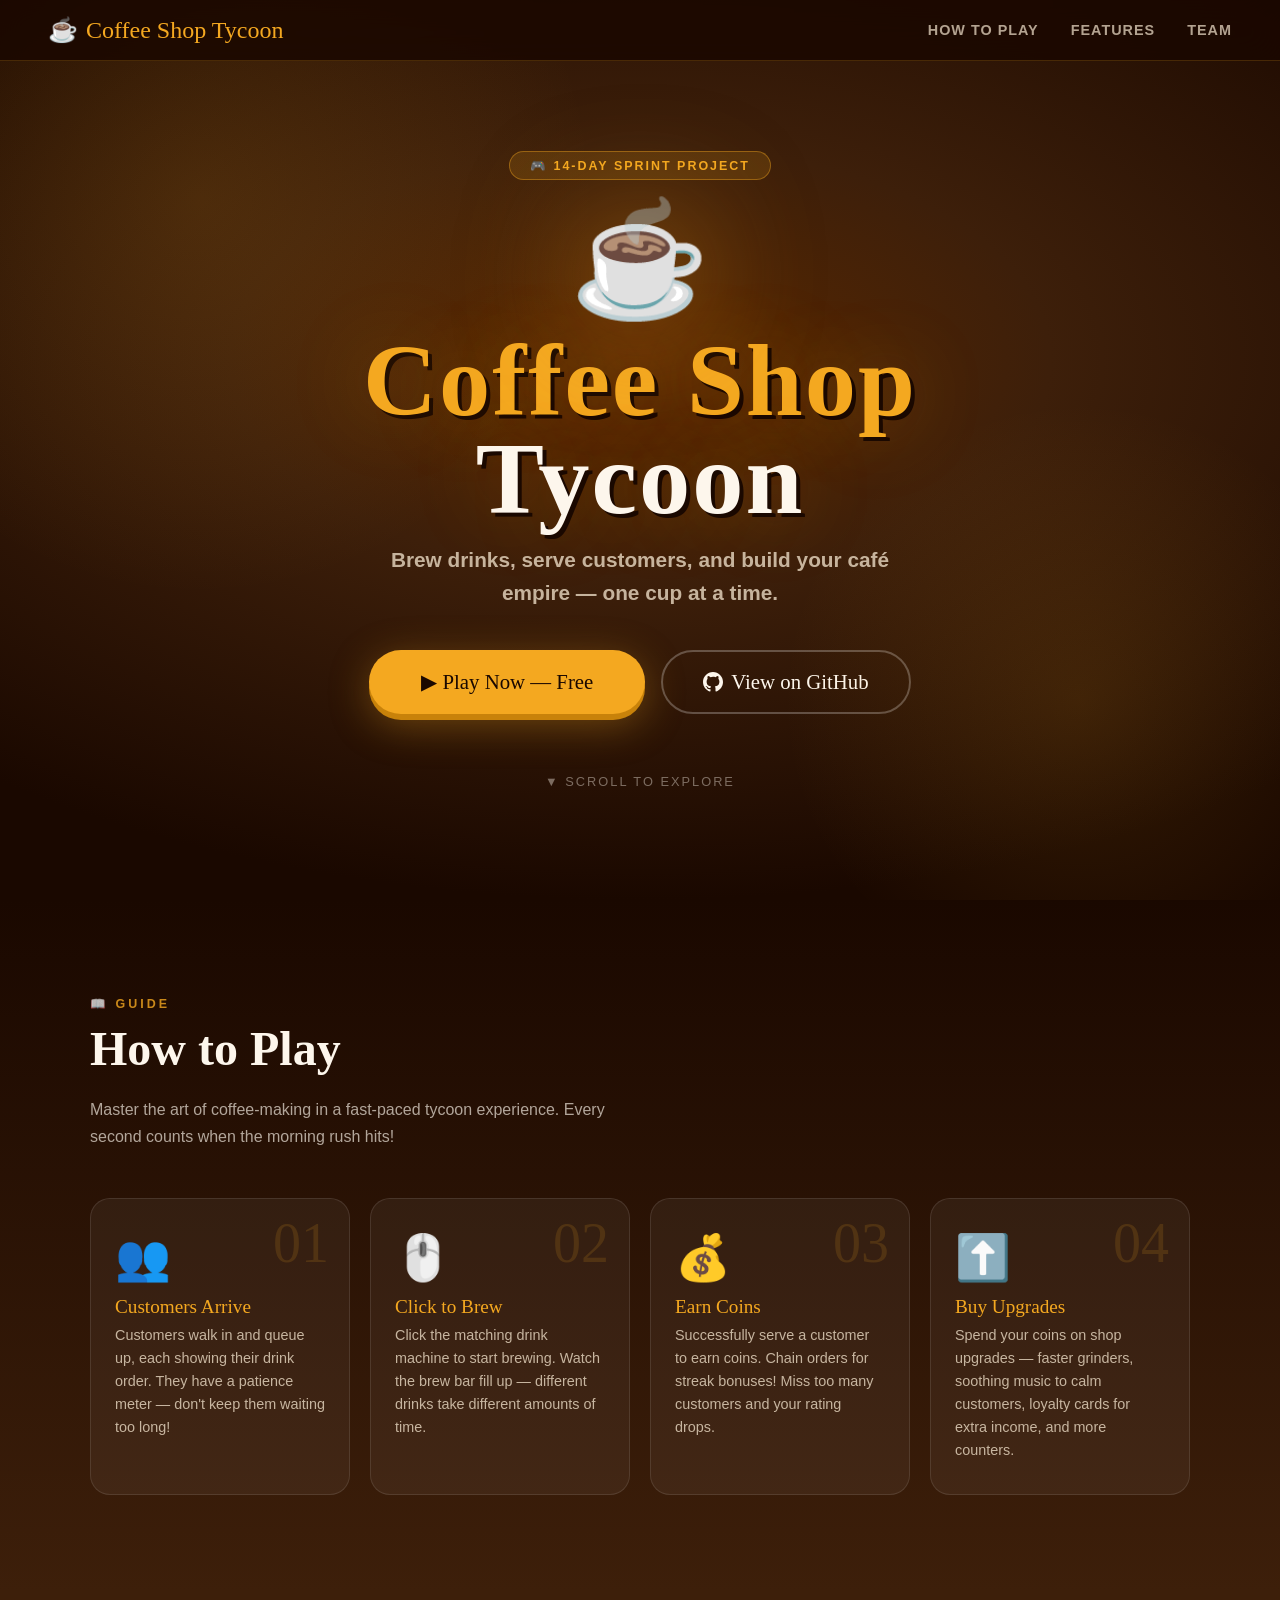
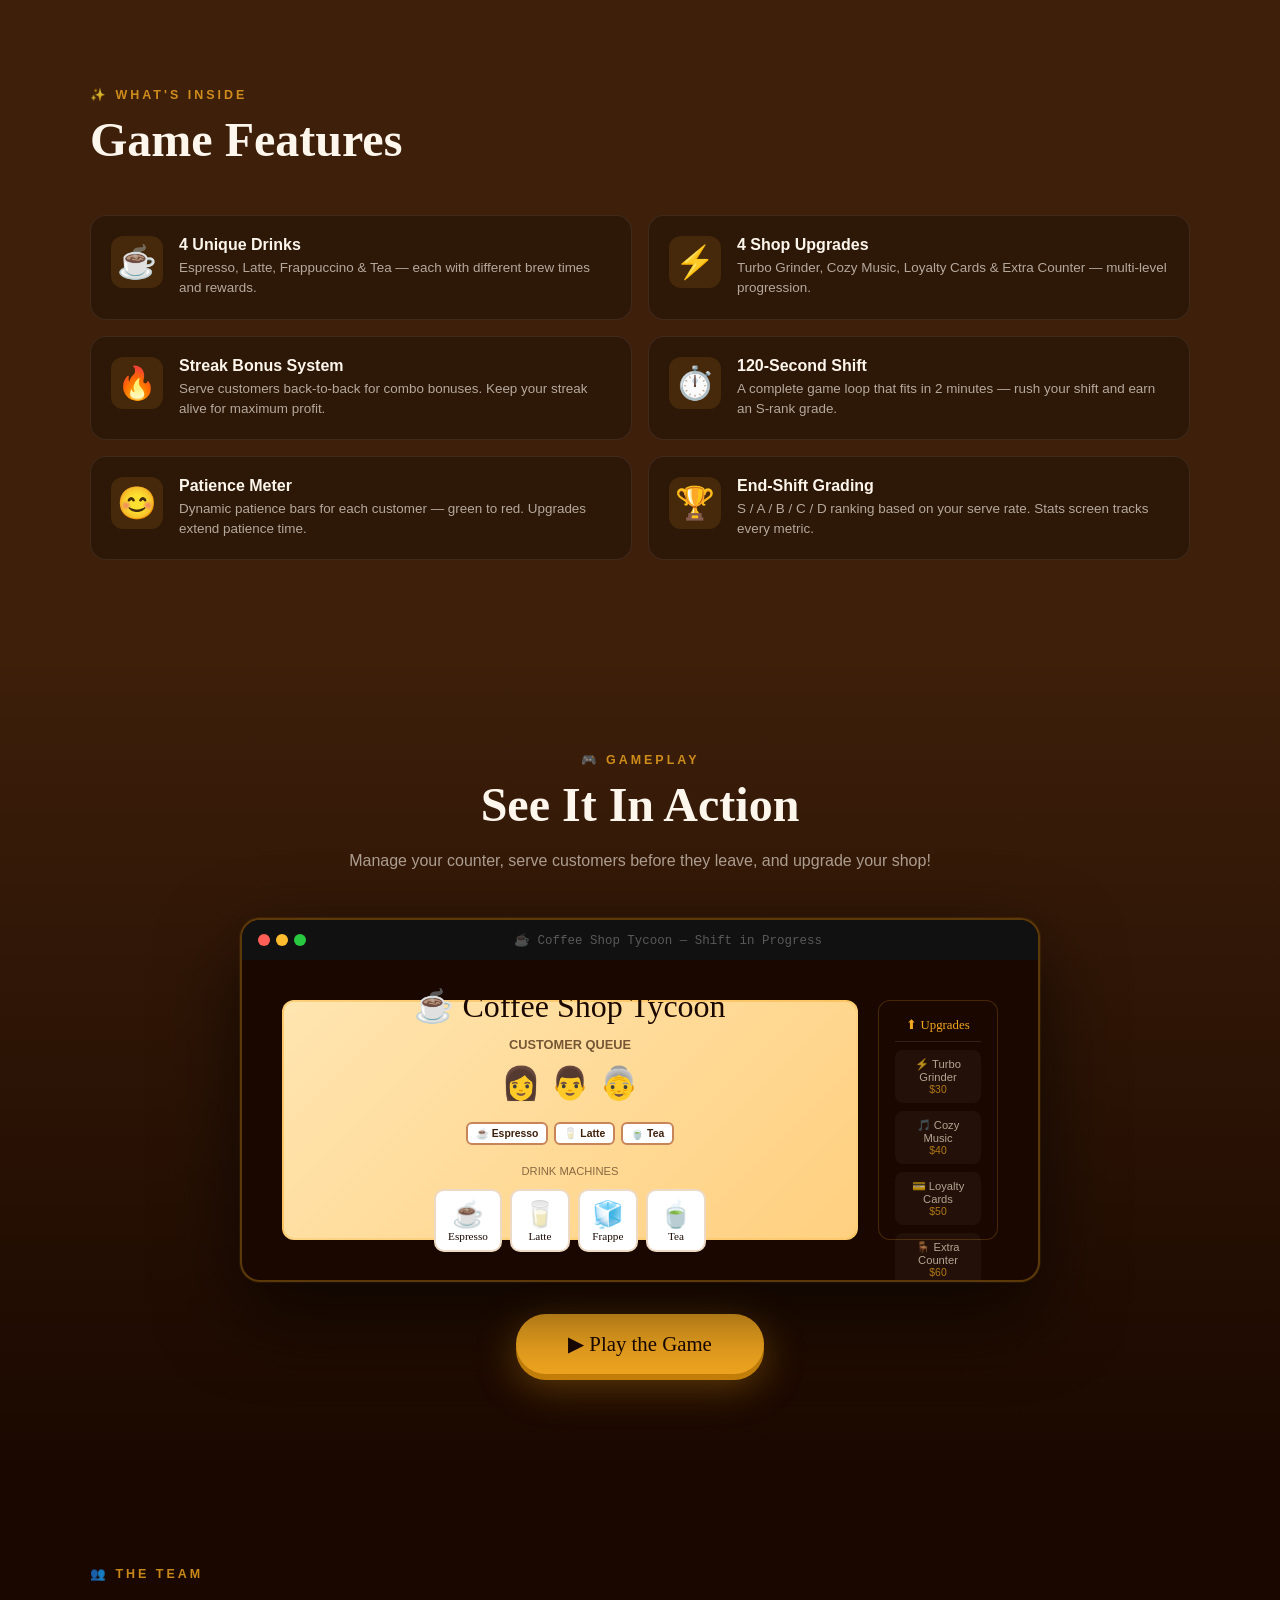
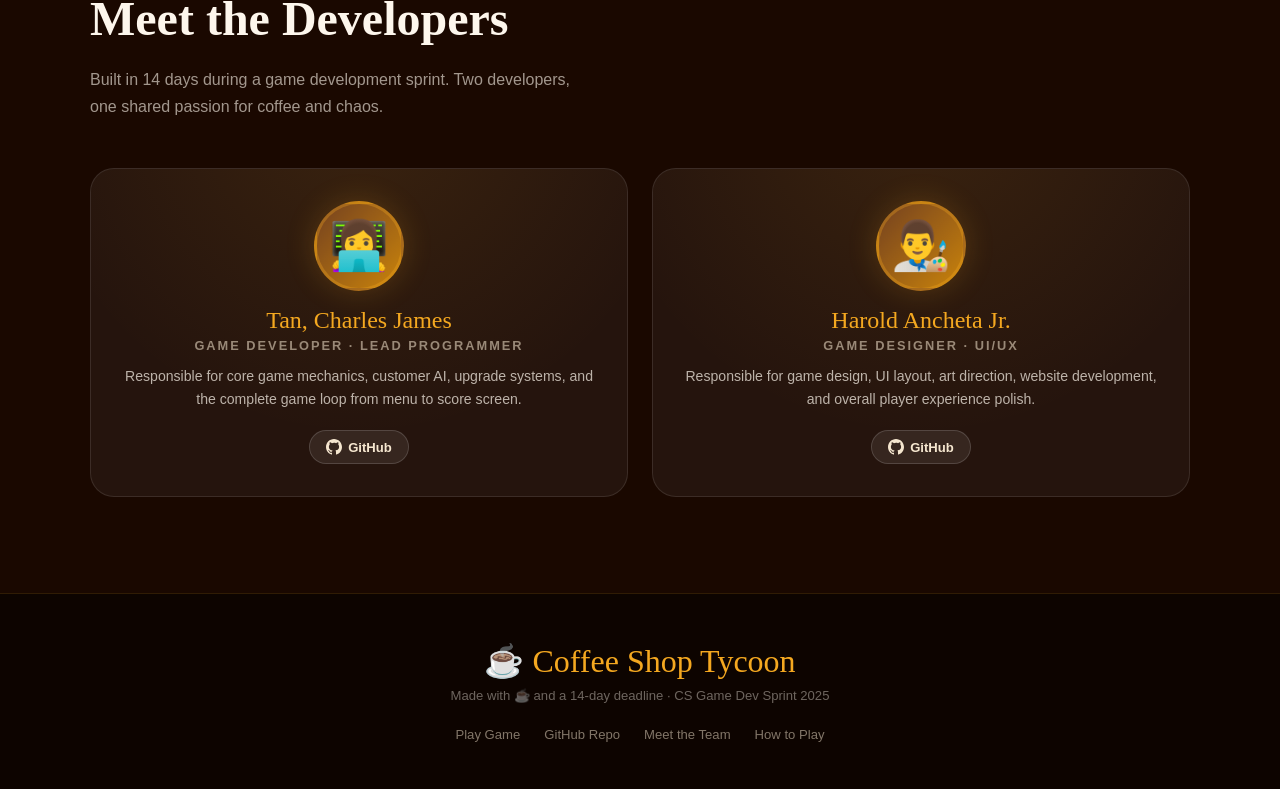
<file: index.html>
<!DOCTYPE html>
<html lang="en">
<head>
  <meta charset="UTF-8">
  <meta name="viewport" content="width=device-width, initial-scale=1.0, viewport-fit=cover">
  <title>Coffee Shop Tycoon — Idle Brewing Empire</title>
  <link rel="icon" href="data:image/svg+xml,<svg xmlns='http://www.w3.org/2000/svg' viewBox='0 0 100 100'><text y='.9em' font-size='90'>☕</text></svg>">
  <style>
    /* ---------- GLOBAL RESET & VARIABLES ---------- */
    *,
    *::before,
    *::after {
      margin: 0;
      padding: 0;
      box-sizing: border-box;
    }

    :root {
      --brown-dark: #1a0800;
      --brown-mid: #3d1f0a;
      --brown-rich: #6b3a1f;
      --brown-light: #c8855a;
      --cream: #fdf6ec;
      --cream-dark: #f5e6cf;
      --gold: #f4a820;
      --gold-dark: #c8820a;
      --gold-light: #ffd070;
      --green: #4caf76;
      --red: #e05252;
    }

    html {
      scroll-behavior: smooth;
    }

    body {
      font-family: 'Nunito', sans-serif;
      background: var(--brown-dark);
      color: var(--cream);
      overflow-x: hidden;
    }

    /* ---------- TYPOGRAPHY & IMPORTS ---------- */
    @import url('https://fonts.googleapis.com/css2?family=Fredoka+One&family=Nunito:wght@400;600;700;800;900&display=swap');

    /* ---------- REUSABLE UTILITIES ---------- */
    .section-inner {
      max-width: 1100px;
      margin: 0 auto;
    }

    .section-label {
      font-size: 0.78rem;
      font-weight: 800;
      letter-spacing: 3px;
      text-transform: uppercase;
      color: var(--gold);
      margin-bottom: 12px;
      opacity: 0.8;
    }

    .section-title {
      font-family: 'Fredoka One', cursive;
      font-size: clamp(2rem, 4vw, 3rem);
      line-height: 1.1;
      margin-bottom: 20px;
    }

    /* ---------- NAVIGATION (FIXED) ---------- */
    nav {
      position: fixed;
      top: 0;
      left: 0;
      right: 0;
      z-index: 100;
      display: flex;
      align-items: center;
      justify-content: space-between;
      padding: 16px 48px;
      background: rgba(26, 8, 0, 0.85);
      backdrop-filter: blur(16px);
      border-bottom: 1px solid rgba(244, 168, 32, 0.2);
    }

    .nav-logo {
      font-family: 'Fredoka One', cursive;
      font-size: 1.5rem;
      color: var(--gold);
      text-decoration: none;
      display: flex;
      align-items: center;
      gap: 8px;
    }

    .nav-links {
      display: flex;
      gap: 32px;
      list-style: none;
    }

    .nav-links a {
      text-decoration: none;
      color: var(--cream-dark);
      font-weight: 700;
      font-size: 0.9rem;
      letter-spacing: 1px;
      text-transform: uppercase;
      opacity: 0.7;
      transition: opacity 0.2s, color 0.2s;
    }

    .nav-links a:hover {
      opacity: 1;
      color: var(--gold);
    }

    /* ---------- HERO SECTION (ANIMATED) ---------- */
    .hero {
      min-height: 100vh;
      display: flex;
      flex-direction: column;
      align-items: center;
      justify-content: center;
      text-align: center;
      padding: 120px 24px 80px;
      position: relative;
      overflow: hidden;
      background: radial-gradient(ellipse 80% 60% at 50% 40%, #5a2800 0%, #3d1f0a 40%, #1a0800 100%);
    }

    .hero-bg {
      position: absolute;
      inset: 0;
      overflow: hidden;
      pointer-events: none;
    }

    .bg-circle {
      position: absolute;
      border-radius: 50%;
      background: radial-gradient(circle, rgba(244, 168, 32, 0.12) 0%, transparent 70%);
    }

    .bc1 {
      width: 800px;
      height: 800px;
      top: -200px;
      left: -200px;
    }

    .bc2 {
      width: 600px;
      height: 600px;
      bottom: -100px;
      right: -100px;
    }

    .hero-badge {
      background: rgba(244, 168, 32, 0.15);
      border: 1px solid rgba(244, 168, 32, 0.4);
      border-radius: 50px;
      padding: 6px 20px;
      font-size: 0.78rem;
      font-weight: 800;
      letter-spacing: 2px;
      text-transform: uppercase;
      color: var(--gold);
      margin-bottom: 24px;
      display: inline-block;
    }

    .hero-cup {
      font-size: 7rem;
      line-height: 1;
      margin-bottom: 16px;
      filter: drop-shadow(0 0 60px rgba(244, 168, 32, 0.5));
      animation: heroFloat 3s ease-in-out infinite;
    }

    @keyframes heroFloat {

      0%,
      100% {
        transform: translateY(0) rotate(-3deg);
      }

      50% {
        transform: translateY(-16px) rotate(3deg);
      }
    }

    .hero h1 {
      font-family: 'Fredoka One', cursive;
      font-size: clamp(3.5rem, 8vw, 7rem);
      line-height: 0.95;
      color: var(--gold);
      text-shadow: 4px 4px 0 var(--brown-dark), 0 0 80px rgba(244, 168, 32, 0.3);
      margin-bottom: 16px;
      letter-spacing: 2px;
    }

    .hero h1 span {
      color: var(--cream);
    }

    .hero-tagline {
      font-size: clamp(1rem, 2vw, 1.3rem);
      color: var(--cream-dark);
      opacity: 0.75;
      max-width: 500px;
      line-height: 1.6;
      margin-bottom: 40px;
      font-weight: 600;
    }

    .hero-cta {
      display: flex;
      gap: 16px;
      flex-wrap: wrap;
      justify-content: center;
    }

    /* button styles */
    .btn-play {
      background: var(--gold);
      color: var(--brown-dark);
      text-decoration: none;
      border-radius: 50px;
      font-family: 'Fredoka One', cursive;
      font-size: 1.3rem;
      padding: 18px 52px;
      box-shadow: 0 6px 0 var(--gold-dark), 0 10px 40px rgba(244, 168, 32, 0.35);
      transition: all 0.15s;
      display: inline-flex;
      align-items: center;
      gap: 8px;
    }

    .btn-play:hover {
      transform: translateY(-4px);
      box-shadow: 0 10px 0 var(--gold-dark), 0 16px 48px rgba(244, 168, 32, 0.4);
    }

    .btn-play:active {
      transform: translateY(2px);
      box-shadow: 0 3px 0 var(--gold-dark);
    }

    .btn-outline {
      background: transparent;
      color: var(--cream);
      text-decoration: none;
      border: 2px solid rgba(255, 255, 255, 0.25);
      border-radius: 50px;
      font-family: 'Fredoka One', cursive;
      font-size: 1.3rem;
      padding: 18px 40px;
      transition: all 0.15s;
      display: inline-flex;
      align-items: center;
      gap: 8px;
    }

    .btn-outline:hover {
      border-color: var(--gold);
      color: var(--gold);
      transform: translateY(-3px);
    }

    .hero-scroll-hint {
      margin-top: 60px;
      font-size: 0.8rem;
      opacity: 0.4;
      letter-spacing: 2px;
      text-transform: uppercase;
      animation: bounce 2s infinite;
    }

    @keyframes bounce {

      0%,
      100% {
        transform: translateY(0);
      }

      50% {
        transform: translateY(6px);
      }
    }

    /* ---------- SECTION LAYOUTS ---------- */
    section {
      padding: 96px 24px;
    }

    #how-to-play {
      background: linear-gradient(180deg, var(--brown-dark) 0%, var(--brown-mid) 100%);
    }

    .steps-grid {
      display: grid;
      grid-template-columns: repeat(auto-fit, minmax(220px, 1fr));
      gap: 20px;
      margin-top: 48px;
    }

    .step-card {
      background: rgba(255, 255, 255, 0.05);
      border: 1px solid rgba(255, 255, 255, 0.1);
      border-radius: 20px;
      padding: 32px 24px;
      position: relative;
      transition: transform 0.2s, border-color 0.2s;
    }

    .step-card:hover {
      transform: translateY(-6px);
      border-color: rgba(244, 168, 32, 0.4);
    }

    .step-num {
      font-family: 'Fredoka One', cursive;
      font-size: 3.5rem;
      color: rgba(244, 168, 32, 0.15);
      position: absolute;
      top: 16px;
      right: 20px;
      line-height: 1;
    }

    .step-icon {
      font-size: 2.8rem;
      margin-bottom: 12px;
    }

    .step-title {
      font-family: 'Fredoka One', cursive;
      font-size: 1.2rem;
      color: var(--gold);
      margin-bottom: 6px;
    }

    .step-desc {
      font-size: 0.9rem;
      color: var(--cream-dark);
      opacity: 0.75;
      line-height: 1.6;
    }

    /* ---------- FEATURES SECTION (PILLS) ---------- */
    #features {
      background: var(--brown-mid);
    }

    .features-grid {
      display: grid;
      grid-template-columns: 1fr 1fr;
      gap: 16px;
      margin-top: 48px;
    }

    .feature-pill {
      display: flex;
      align-items: flex-start;
      gap: 16px;
      background: rgba(0, 0, 0, 0.25);
      border-radius: 16px;
      padding: 20px;
      border: 1px solid rgba(255, 255, 255, 0.08);
    }

    .feature-pill .fp-icon {
      font-size: 2rem;
      flex-shrink: 0;
      width: 52px;
      height: 52px;
      background: rgba(244, 168, 32, 0.12);
      border-radius: 12px;
      display: flex;
      align-items: center;
      justify-content: center;
    }

    .fp-text .fp-title {
      font-weight: 800;
      font-size: 1rem;
      margin-bottom: 4px;
    }

    .fp-text .fp-desc {
      font-size: 0.84rem;
      opacity: 0.65;
      line-height: 1.5;
    }

    /* ---------- PREVIEW WINDOW (GAMEPLAY MOCKUP) ---------- */
    #preview {
      background: linear-gradient(180deg, var(--brown-mid) 0%, var(--brown-dark) 100%);
      text-align: center;
    }

    .preview-window {
      margin: 48px auto 0;
      max-width: 800px;
      background: var(--brown-dark);
      border: 2px solid rgba(244, 168, 32, 0.3);
      border-radius: 20px;
      overflow: hidden;
      box-shadow: 0 30px 80px rgba(0, 0, 0, 0.6), 0 0 0 1px rgba(244, 168, 32, 0.1);
    }

    .preview-bar {
      background: #111;
      padding: 12px 16px;
      display: flex;
      align-items: center;
      gap: 8px;
    }

    .preview-dots {
      display: flex;
      gap: 6px;
    }

    .dot {
      width: 12px;
      height: 12px;
      border-radius: 50%;
    }

    .dot.red {
      background: #ff5f57;
    }

    .dot.yellow {
      background: #febc2e;
    }

    .dot.green {
      background: #28c840;
    }

    .preview-url {
      flex: 1;
      text-align: center;
      font-size: 0.78rem;
      color: rgba(255, 255, 255, 0.3);
      font-family: monospace;
    }

    .preview-game-mockup {
      padding: 40px;
      display: grid;
      grid-template-columns: 1fr auto;
      gap: 20px;
      align-items: center;
    }

    .mockup-screen {
      background: linear-gradient(135deg, #ffe5b0, #ffd080);
      border-radius: 12px;
      height: 240px;
      display: flex;
      flex-direction: column;
      align-items: center;
      justify-content: center;
      gap: 12px;
      border: 2px solid rgba(244, 168, 32, 0.3);
    }

    .mockup-screen .m-title {
      font-family: 'Fredoka One', cursive;
      font-size: 2rem;
      color: var(--brown-dark);
    }

    .mockup-customers {
      display: flex;
      gap: 12px;
      font-size: 2rem;
    }

    .mockup-machines {
      display: flex;
      gap: 8px;
    }

    .mock-machine {
      background: white;
      border-radius: 10px;
      padding: 8px 12px;
      font-size: 1.4rem;
      border: 2px solid rgba(200, 130, 60, 0.3);
      box-shadow: 0 3px 0 rgba(0, 0, 0, 0.1);
      font-family: 'Fredoka One', cursive;
      font-size: 0.7rem;
      color: var(--brown-dark);
      text-align: center;
    }

    .mock-machine .mm-icon {
      font-size: 1.6rem;
      display: block;
    }

    .mockup-panel {
      background: var(--brown-dark);
      border-radius: 12px;
      padding: 16px;
      width: 120px;
      height: 240px;
      border: 1px solid rgba(244, 168, 32, 0.2);
    }

    .mock-upg {
      background: rgba(255, 255, 255, 0.05);
      border-radius: 8px;
      padding: 8px;
      margin-bottom: 8px;
      font-size: 0.7rem;
      color: var(--cream-dark);
      opacity: 0.7;
    }

    /* ---------- TEAM SECTION (CREATORS) ---------- */
    #team {
      background: var(--brown-dark);
    }

    .team-grid {
      display: grid;
      grid-template-columns: repeat(auto-fit, minmax(280px, 1fr));
      gap: 24px;
      margin-top: 48px;
    }

    .team-card {
      background: rgba(255, 255, 255, 0.05);
      border: 1px solid rgba(255, 255, 255, 0.1);
      border-radius: 24px;
      padding: 32px;
      text-align: center;
      transition: transform 0.2s, border-color 0.2s, box-shadow 0.2s;
      position: relative;
      overflow: hidden;
    }

    .team-card::before {
      content: '';
      position: absolute;
      inset: 0;
      background: radial-gradient(circle at 50% -20%, rgba(244, 168, 32, 0.1) 0%, transparent 70%);
      pointer-events: none;
    }

    .team-card:hover {
      transform: translateY(-8px);
      border-color: rgba(244, 168, 32, 0.4);
      box-shadow: 0 20px 60px rgba(0, 0, 0, 0.4);
    }

    .team-avatar {
      width: 90px;
      height: 90px;
      border-radius: 50%;
      background: linear-gradient(135deg, var(--brown-rich), var(--gold-dark));
      display: flex;
      align-items: center;
      justify-content: center;
      font-size: 3rem;
      margin: 0 auto 16px;
      border: 3px solid rgba(244, 168, 32, 0.3);
      box-shadow: 0 0 30px rgba(244, 168, 32, 0.2);
    }

    .team-name {
      font-family: 'Fredoka One', cursive;
      font-size: 1.5rem;
      color: var(--gold);
      margin-bottom: 4px;
    }

    .team-role {
      font-size: 0.8rem;
      font-weight: 800;
      letter-spacing: 2px;
      text-transform: uppercase;
      color: var(--cream-dark);
      opacity: 0.55;
      margin-bottom: 12px;
    }

    .team-desc {
      font-size: 0.88rem;
      line-height: 1.6;
      opacity: 0.7;
      margin-bottom: 20px;
    }

    .team-links {
      display: flex;
      gap: 10px;
      justify-content: center;
    }

    .team-link {
      display: inline-flex;
      align-items: center;
      gap: 6px;
      text-decoration: none;
      background: rgba(255, 255, 255, 0.08);
      border: 1px solid rgba(255, 255, 255, 0.15);
      border-radius: 50px;
      padding: 8px 16px;
      font-size: 0.82rem;
      font-weight: 700;
      color: var(--cream-dark);
      transition: all 0.15s;
    }

    .team-link svg {
      width: 16px;
      height: 16px;
      fill: currentColor;
    }

    .team-link:hover {
      background: var(--gold);
      color: var(--brown-dark);
      border-color: var(--gold);
      transform: translateY(-2px);
    }

    /* ---------- FOOTER ---------- */
    footer {
      background: #0d0400;
      border-top: 1px solid rgba(244, 168, 32, 0.15);
      padding: 48px 24px;
      text-align: center;
    }

    .footer-logo {
      font-family: 'Fredoka One', cursive;
      font-size: 2rem;
      color: var(--gold);
      margin-bottom: 8px;
    }

    .footer-sub {
      font-size: 0.82rem;
      opacity: 0.4;
      margin-bottom: 24px;
    }

    .footer-links {
      display: flex;
      gap: 24px;
      justify-content: center;
      flex-wrap: wrap;
    }

    .footer-links a {
      text-decoration: none;
      color: var(--cream-dark);
      font-size: 0.82rem;
      opacity: 0.5;
      transition: opacity 0.2s;
    }

    .footer-links a:hover {
      opacity: 1;
      color: var(--gold);
    }

    /* ---------- REVEAL ANIMATION (SCROLL) ---------- */
    .reveal {
      opacity: 0;
      transform: translateY(30px);
      transition: opacity 0.6s ease, transform 0.6s ease;
    }

    .reveal.visible {
      opacity: 1;
      transform: translateY(0);
    }

    /* ---------- RESPONSIVE DESIGN ---------- */
    @media (max-width: 768px) {
      nav {
        padding: 14px 20px;
      }

      .nav-links {
        gap: 16px;
      }

      .preview-game-mockup {
        grid-template-columns: 1fr;
      }

      .mockup-panel {
        display: none;
      }

      .features-grid {
        grid-template-columns: 1fr;
      }
    }

    @media (max-width: 480px) {
      .btn-play,
      .btn-outline {
        padding: 12px 28px;
        font-size: 1rem;
      }

      .hero-cup {
        font-size: 5rem;
      }

      .step-card {
        padding: 24px 18px;
      }
    }
  </style>
</head>
<body>

  <!-- ========== FIXED NAVIGATION ========== -->
  <nav>
    <a class="nav-logo" href="#"><span>☕</span> Coffee Shop Tycoon</a>
    <ul class="nav-links">
      <li><a href="#how-to-play">How to Play</a></li>
      <li><a href="#features">Features</a></li>
      <li><a href="#team">Team</a></li>
    </ul>
  </nav>

  <!-- ========== HERO SECTION ========== -->
  <section class="hero">
    <div class="hero-bg">
      <div class="bg-circle bc1"></div>
      <div class="bg-circle bc2"></div>
    </div>
    <div class="hero-badge">🎮 14-Day Sprint Project</div>
    <div class="hero-cup">☕</div>
    <h1>Coffee Shop<br><span>Tycoon</span></h1>
    <p class="hero-tagline">Brew drinks, serve customers, and build your café empire — one cup at a time.</p>
    <div class="hero-cta">
      <a class="btn-play" href="game.html" target="_blank">▶ Play Now — Free</a>
      <a class="btn-outline" href="https://github.com/CharlesTan1/CoffeeShop_Tycoon" target="_blank">
        <svg viewBox="0 0 24 24" fill="currentColor" width="20" height="20">
          <path d="M12 0C5.374 0 0 5.373 0 12c0 5.302 3.438 9.8 8.207 11.387.599.111.793-.261.793-.577v-2.234c-3.338.726-4.033-1.416-4.033-1.416-.546-1.387-1.333-1.756-1.333-1.756-1.089-.745.083-.729.083-.729 1.205.084 1.839 1.237 1.839 1.237 1.07 1.834 2.807 1.304 3.492.997.107-.775.418-1.305.762-1.604-2.665-.305-5.467-1.334-5.467-5.931 0-1.311.469-2.381 1.236-3.221-.124-.303-.535-1.524.117-3.176 0 0 1.008-.322 3.301 1.23A11.509 11.509 0 0112 5.803c1.02.005 2.047.138 3.006.404 2.291-1.552 3.297-1.23 3.297-1.23.653 1.653.242 2.874.118 3.176.77.84 1.235 1.911 1.235 3.221 0 4.609-2.807 5.624-5.479 5.921.43.372.823 1.102.823 2.222v3.293c0 .319.192.694.801.576C20.566 21.797 24 17.3 24 12c0-6.627-5.373-12-12-12z" />
        </svg>
        View on GitHub
      </a>
    </div>
    <div class="hero-scroll-hint">▼ Scroll to explore</div>
  </section>

  <!-- ========== HOW TO PLAY (GUIDE) ========== -->
  <section id="how-to-play">
    <div class="section-inner">
      <div class="section-label">📖 Guide</div>
      <h2 class="section-title">How to Play</h2>
      <p style="opacity:0.65; max-width:520px; line-height:1.7;">Master the art of coffee-making in a fast-paced tycoon experience. Every second counts when the morning rush hits!</p>
      <div class="steps-grid">
        <div class="step-card reveal">
          <div class="step-num">01</div>
          <div class="step-icon">👥</div>
          <div class="step-title">Customers Arrive</div>
          <div class="step-desc">Customers walk in and queue up, each showing their drink order. They have a patience meter — don't keep them waiting too long!</div>
        </div>
        <div class="step-card reveal">
          <div class="step-num">02</div>
          <div class="step-icon">🖱️</div>
          <div class="step-title">Click to Brew</div>
          <div class="step-desc">Click the matching drink machine to start brewing. Watch the brew bar fill up — different drinks take different amounts of time.</div>
        </div>
        <div class="step-card reveal">
          <div class="step-num">03</div>
          <div class="step-icon">💰</div>
          <div class="step-title">Earn Coins</div>
          <div class="step-desc">Successfully serve a customer to earn coins. Chain orders for streak bonuses! Miss too many customers and your rating drops.</div>
        </div>
        <div class="step-card reveal">
          <div class="step-num">04</div>
          <div class="step-icon">⬆️</div>
          <div class="step-title">Buy Upgrades</div>
          <div class="step-desc">Spend your coins on shop upgrades — faster grinders, soothing music to calm customers, loyalty cards for extra income, and more counters.</div>
        </div>
      </div>
    </div>
  </section>

  <!-- ========== FEATURES GRID ========== -->
  <section id="features">
    <div class="section-inner">
      <div class="section-label">✨ What's Inside</div>
      <h2 class="section-title">Game Features</h2>
      <div class="features-grid">
        <div class="feature-pill reveal">
          <div class="fp-icon">☕</div>
          <div class="fp-text">
            <div class="fp-title">4 Unique Drinks</div>
            <div class="fp-desc">Espresso, Latte, Frappuccino & Tea — each with different brew times and rewards.</div>
          </div>
        </div>
        <div class="feature-pill reveal">
          <div class="fp-icon">⚡</div>
          <div class="fp-text">
            <div class="fp-title">4 Shop Upgrades</div>
            <div class="fp-desc">Turbo Grinder, Cozy Music, Loyalty Cards & Extra Counter — multi-level progression.</div>
          </div>
        </div>
        <div class="feature-pill reveal">
          <div class="fp-icon">🔥</div>
          <div class="fp-text">
            <div class="fp-title">Streak Bonus System</div>
            <div class="fp-desc">Serve customers back-to-back for combo bonuses. Keep your streak alive for maximum profit.</div>
          </div>
        </div>
        <div class="feature-pill reveal">
          <div class="fp-icon">⏱️</div>
          <div class="fp-text">
            <div class="fp-title">120-Second Shift</div>
            <div class="fp-desc">A complete game loop that fits in 2 minutes — rush your shift and earn an S-rank grade.</div>
          </div>
        </div>
        <div class="feature-pill reveal">
          <div class="fp-icon">😊</div>
          <div class="fp-text">
            <div class="fp-title">Patience Meter</div>
            <div class="fp-desc">Dynamic patience bars for each customer — green to red. Upgrades extend patience time.</div>
          </div>
        </div>
        <div class="feature-pill reveal">
          <div class="fp-icon">🏆</div>
          <div class="fp-text">
            <div class="fp-title">End-Shift Grading</div>
            <div class="fp-desc">S / A / B / C / D ranking based on your serve rate. Stats screen tracks every metric.</div>
          </div>
        </div>
      </div>
    </div>
  </section>

  <!-- ========== LIVE PREVIEW MOCKUP ========== -->
  <section id="preview">
    <div class="section-inner">
      <div class="section-label">🎮 Gameplay</div>
      <h2 class="section-title">See It In Action</h2>
      <p style="opacity:0.6; margin-bottom:0;">Manage your counter, serve customers before they leave, and upgrade your shop!</p>
      <div class="preview-window reveal">
        <div class="preview-bar">
          <div class="preview-dots">
            <div class="dot red"></div>
            <div class="dot yellow"></div>
            <div class="dot green"></div>
          </div>
          <div class="preview-url">☕ Coffee Shop Tycoon — Shift in Progress</div>
        </div>
        <div class="preview-game-mockup">
          <div class="mockup-screen">
            <div class="m-title">☕ Coffee Shop Tycoon</div>
            <div style="font-size:0.8rem; color:var(--brown-mid); font-weight:800; opacity:0.7;">CUSTOMER QUEUE</div>
            <div class="mockup-customers">👩 👨 👵</div>
            <div style="display:flex; gap:6px; margin-top:8px;">
              <div style="background:white; border-radius:6px; padding:3px 8px; font-size:0.65rem; font-weight:800; color:#3d1f0a; border:2px solid #c8855a;">☕ Espresso</div>
              <div style="background:white; border-radius:6px; padding:3px 8px; font-size:0.65rem; font-weight:800; color:#3d1f0a; border:2px solid #c8855a;">🥛 Latte</div>
              <div style="background:white; border-radius:6px; padding:3px 8px; font-size:0.65rem; font-weight:800; color:#3d1f0a; border:2px solid #c8855a;">🍵 Tea</div>
            </div>
            <div style="font-size:0.7rem; color:var(--brown-mid); opacity:0.6; margin-top:8px;">DRINK MACHINES</div>
            <div class="mockup-machines">
              <div class="mock-machine"><span class="mm-icon">☕</span>Espresso</div>
              <div class="mock-machine"><span class="mm-icon">🥛</span>Latte</div>
              <div class="mock-machine"><span class="mm-icon">🧊</span>Frappe</div>
              <div class="mock-machine"><span class="mm-icon">🍵</span>Tea</div>
            </div>
          </div>
          <div class="mockup-panel">
            <div style="font-family:'Fredoka One',cursive; font-size:0.8rem; color:var(--gold); text-align:center; padding-bottom:8px; border-bottom:1px solid rgba(255,255,255,0.1); margin-bottom:8px;">⬆ Upgrades</div>
            <div class="mock-upg">⚡ Turbo Grinder<br><span style="color:var(--gold);font-size:0.65rem;">$30</span></div>
            <div class="mock-upg">🎵 Cozy Music<br><span style="color:var(--gold);font-size:0.65rem;">$40</span></div>
            <div class="mock-upg">💳 Loyalty Cards<br><span style="color:var(--gold);font-size:0.65rem;">$50</span></div>
            <div class="mock-upg">🪑 Extra Counter<br><span style="color:var(--gold);font-size:0.65rem;">$60</span></div>
          </div>
        </div>
      </div>
      <a class="btn-play" href="game.html" target="_blank" style="margin-top:32px; display:inline-flex;">▶ Play the Game</a>
    </div>
  </section>

  <!-- ========== TEAM SECTION (DEVELOPERS) ========== -->
  <section id="team">
    <div class="section-inner">
      <div class="section-label">👥 The Team</div>
      <h2 class="section-title">Meet the Developers</h2>
      <p style="opacity:0.6; max-width:500px; line-height:1.7;">Built in 14 days during a game development sprint. Two developers, one shared passion for coffee and chaos.</p>
      <div class="team-grid">
        <!-- member 1: Charles James Tan -->
        <div class="team-card reveal">
          <div class="team-avatar">👩‍💻</div>
          <div class="team-name">Tan, Charles James</div>
          <div class="team-role">Game Developer · Lead Programmer</div>
          <div class="team-desc">Responsible for core game mechanics, customer AI, upgrade systems, and the complete game loop from menu to score screen.</div>
          <div class="team-links">
            <a class="team-link" href="https://github.com/CharlesTan1" target="_blank">
              <svg viewBox="0 0 24 24"><path d="M12 0C5.374 0 0 5.373 0 12c0 5.302 3.438 9.8 8.207 11.387.599.111.793-.261.793-.577v-2.234c-3.338.726-4.033-1.416-4.033-1.416-.546-1.387-1.333-1.756-1.333-1.756-1.089-.745.083-.729.083-.729 1.205.084 1.839 1.237 1.839 1.237 1.07 1.834 2.807 1.304 3.492.997.107-.775.418-1.305.762-1.604-2.665-.305-5.467-1.334-5.467-5.931 0-1.311.469-2.381 1.236-3.221-.124-.303-.535-1.524.117-3.176 0 0 1.008-.322 3.301 1.23A11.509 11.509 0 0112 5.803c1.02.005 2.047.138 3.006.404 2.291-1.552 3.297-1.23 3.297-1.23.653 1.653.242 2.874.118 3.176.77.84 1.235 1.911 1.235 3.221 0 4.609-2.807 5.624-5.479 5.921.43.372.823 1.102.823 2.222v3.293c0 .319.192.694.801.576C20.566 21.797 24 17.3 24 12c0-6.627-5.373-12-12-12z"/></svg>
              GitHub
            </a>
          </div>
        </div>
        <!-- member 2: Harold Ancheta Jr. -->
        <div class="team-card reveal">
          <div class="team-avatar">👨‍🎨</div>
          <div class="team-name">Harold Ancheta Jr.</div>
          <div class="team-role">Game Designer · UI/UX</div>
          <div class="team-desc">Responsible for game design, UI layout, art direction, website development, and overall player experience polish.</div>
          <div class="team-links">
            <a class="team-link" href="https://github.com/Hanchetajr22" target="_blank">
              <svg viewBox="0 0 24 24"><path d="M12 0C5.374 0 0 5.373 0 12c0 5.302 3.438 9.8 8.207 11.387.599.111.793-.261.793-.577v-2.234c-3.338.726-4.033-1.416-4.033-1.416-.546-1.387-1.333-1.756-1.333-1.756-1.089-.745.083-.729.083-.729 1.205.084 1.839 1.237 1.839 1.237 1.07 1.834 2.807 1.304 3.492.997.107-.775.418-1.305.762-1.604-2.665-.305-5.467-1.334-5.467-5.931 0-1.311.469-2.381 1.236-3.221-.124-.303-.535-1.524.117-3.176 0 0 1.008-.322 3.301 1.23A11.509 11.509 0 0112 5.803c1.02.005 2.047.138 3.006.404 2.291-1.552 3.297-1.23 3.297-1.23.653 1.653.242 2.874.118 3.176.77.84 1.235 1.911 1.235 3.221 0 4.609-2.807 5.624-5.479 5.921.43.372.823 1.102.823 2.222v3.293c0 .319.192.694.801.576C20.566 21.797 24 17.3 24 12c0-6.627-5.373-12-12-12z"/></svg>
              GitHub
            </a>
          </div>
        </div>
      </div>
    </div>
  </section>

  <!-- ========== FOOTER ========== -->
  <footer>
    <div class="footer-logo">☕ Coffee Shop Tycoon</div>
    <div class="footer-sub">Made with ☕ and a 14-day deadline · CS Game Dev Sprint 2025</div>
    <div class="footer-links">
      <a href="game.html">Play Game</a>
      <a href="https://github.com/CharlesTan1/CoffeeShop_Tycoon">GitHub Repo</a>
      <a href="#team">Meet the Team</a>
      <a href="#how-to-play">How to Play</a>
    </div>
  </footer>

  <!-- ========== SCROLL REVEAL JAVASCRIPT ========== -->
  <script>
    (function() {
      // Intersection Observer for reveal animations
      const revealElements = document.querySelectorAll('.reveal');
      if (revealElements.length) {
        const observer = new IntersectionObserver((entries) => {
          entries.forEach((entry, idx) => {
            if (entry.isIntersecting) {
              // add slight staggered effect but ensure smoothness
              setTimeout(() => {
                entry.target.classList.add('visible');
              }, idx * 60);
              // unobserve after animation to improve performance
              observer.unobserve(entry.target);
            }
          });
        }, { threshold: 0.15, rootMargin: '0px 0px -10px 0px' });
        revealElements.forEach(el => observer.observe(el));
      }
      // Additional safety: ensure any anchor with hash works smoothly (default scroll-behavior)
      // Also preload any external fonts, etc. (no actions needed)
      console.log("Coffee Shop Tycoon Landing — ready for brew!");
    })();
  </script>
</body>
</html>
</file>
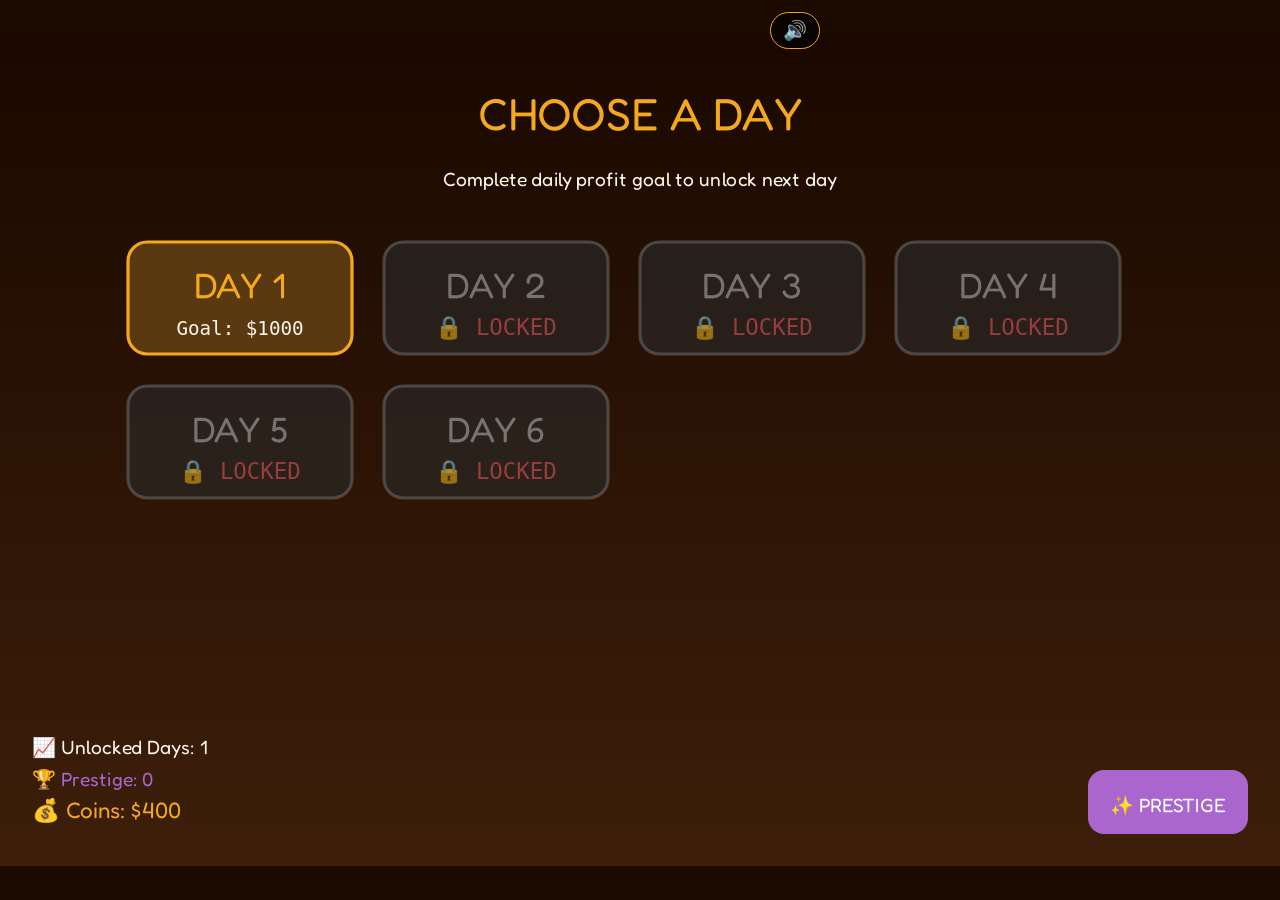
<file: game.html>
<!DOCTYPE html>
<html lang="en">
<head>
<meta charset="UTF-8">
<meta name="viewport" content="width=device-width, initial-scale=1.0">
<title>Coffee Shop Tycoon – With Sound & Music</title>
<style>
  @import url('https://fonts.googleapis.com/css2?family=Press+Start+2P&family=Fredoka+One&display=swap');
  * { margin:0; padding:0; box-sizing:border-box; user-select:none; }
  body { background:#1a0a00; display:flex; align-items:center; justify-content:center; height:100vh; overflow:hidden; position:relative; }
  canvas { display:block; cursor:default; }
  #upgrade-panel {
    position:fixed; right:0; top:0; bottom:0; width:300px;
    background:rgba(20,8,0,0.97); border-left:3px solid #f4a820;
    padding:12px 10px; display:none; flex-direction:column; gap:8px;
    pointer-events:all; overflow-y:auto; z-index:10;
  }
  #upgrade-panel.visible { display:flex; }
  .upg-title { font-family:'Press Start 2P',monospace; font-size:7px; color:#f4a820; text-align:center; padding-bottom:8px; border-bottom:1px solid rgba(244,168,32,0.3); margin-bottom:4px; }
  .upg-card { background:rgba(255,255,255,0.05); border:1px solid rgba(255,255,255,0.12); border-radius:8px; padding:8px; display:flex; flex-direction:column; gap:4px; }
  .upg-row { display:flex; align-items:center; gap:6px; }
  .upg-icon { font-size:1.3rem; }
  .upg-name { font-family:'Fredoka One',cursive; font-size:0.78rem; color:#fdf6ec; }
  .upg-desc { font-size:0.62rem; color:rgba(255,255,255,0.5); line-height:1.4; }
  .upg-stars { font-size:0.6rem; color:#f4a820; }
  .upg-btn { background:#f4a820; color:#1a0800; border:none; border-radius:5px; font-family:'Fredoka One',cursive; font-size:0.72rem; padding:5px 8px; cursor:pointer; width:100%; box-shadow:0 3px 0 #c8820a; transition:all 0.1s; }
  .upg-btn:hover:not(:disabled) { transform:translateY(-1px); }
  .upg-btn:disabled { background:rgba(255,255,255,0.1); color:rgba(255,255,255,0.3); box-shadow:none; cursor:not-allowed; }
  #event-log {
    position:fixed; left:8px; bottom:8px; width:210px; background:rgba(0,0,0,0.7); border:1px solid rgba(244,168,32,0.3);
    border-radius:8px; padding:8px; font-size:0.65rem; line-height:1.8; pointer-events:none; display:none; z-index:10;
    max-height:130px; overflow:hidden; color:#fdf6ec;
  }
  #event-log.visible { display:block; }
  .log-good { color:#4caf76; }
  .log-bad  { color:#e05252; }
  .log-prestige { color:#ffaa44; font-weight:bold; }
  .log-day { color:#88ccff; }
  .sound-toggle-game {
  position: fixed;
  top: 12px;
  right: 460px;        /* shifted further left */
  background: rgba(0,0,0,0.6);
  border: 1px solid #f4a820;
  border-radius: 40px;
  padding: 6px 12px;
  font-size: 1.2rem;
  cursor: pointer;
  z-index: 20;
  color: #f4a820;
  font-family: monospace;
}
  .sound-toggle-game:hover { background:#f4a820; color:#1a0800; }
</style>
</head>
<body>
<canvas id="c"></canvas>
<div id="upgrade-panel"><div class="upg-title">MANAGEMENT</div></div>
<div id="event-log"></div>
<button id="soundToggleGameBtn" class="sound-toggle-game">🔊</button>

<script>
// =============================================================
//  AUDIO ENGINE (procedural, no external files)
// =============================================================
let audioCtx = null;
let isSoundEnabled = true;
let musicInterval = null;
let musicActive = false;

function initAudio() {
  if (audioCtx) return;
  audioCtx = new (window.AudioContext || window.webkitAudioContext)();
}

function playTone(freq, type, duration, volume = 0.2) {
  if (!audioCtx || !isSoundEnabled) return;
  const now = audioCtx.currentTime;
  const osc = audioCtx.createOscillator();
  const gain = audioCtx.createGain();
  osc.connect(gain);
  gain.connect(audioCtx.destination);
  osc.frequency.value = freq;
  osc.type = type;
  gain.gain.setValueAtTime(volume, now);
  gain.gain.exponentialRampToValueAtTime(0.0001, now + duration);
  osc.start();
  osc.stop(now + duration);
}

function playClick() { playTone(880, 'sine', 0.1, 0.1); }
function playCashRegister() { playTone(660, 'triangle', 0.15, 0.15); setTimeout(() => playTone(880, 'triangle', 0.2, 0.15), 50); }
function playSale() { playTone(1200, 'sine', 0.08, 0.12); setTimeout(() => playTone(1500, 'sine', 0.1, 0.12), 60); }
function playGameOver() { if (!audioCtx || !isSoundEnabled) return; playTone(440, 'sawtooth', 0.6, 0.2); setTimeout(() => playTone(349, 'sawtooth', 0.6, 0.2), 350); }

// lo-fi background music: repeating arpeggio
let musicNotes = [261.63, 329.63, 392.00, 523.25];
let musicStep = 0;
function playMusicNote() {
  if (!audioCtx || !isSoundEnabled || !musicActive) return;
  const note = musicNotes[musicStep % musicNotes.length];
  const osc = audioCtx.createOscillator();
  const gain = audioCtx.createGain();
  osc.connect(gain);
  gain.connect(audioCtx.destination);
  osc.frequency.value = note;
  osc.type = 'sine';
  gain.gain.setValueAtTime(0.07, audioCtx.currentTime);
  gain.gain.exponentialRampToValueAtTime(0.0001, audioCtx.currentTime + 0.45);
  osc.start();
  osc.stop(audioCtx.currentTime + 0.45);
  musicStep++;
}

function startBackgroundMusic() {
  if (musicInterval) clearInterval(musicInterval);
  musicActive = true;
  musicInterval = setInterval(() => {
    if (audioCtx && isSoundEnabled && musicActive && audioCtx.state === 'running') {
      playMusicNote();
    }
  }, 500);
}
function stopBackgroundMusic() {
  if (musicInterval) clearInterval(musicInterval);
  musicInterval = null;
  musicActive = false;
}

// Resume audio on first user interaction (any click)
let audioResumed = false;
function resumeAudioAndPlay() {
  if (audioResumed) return;
  if (audioCtx && audioCtx.state === 'suspended') {
    audioCtx.resume().then(() => {
      if (isSoundEnabled) startBackgroundMusic();
    });
  } else if (!audioCtx) {
    initAudio();
    if (audioCtx && audioCtx.state === 'suspended') audioCtx.resume();
    else if (audioCtx) audioCtx.resume().then(() => { if (isSoundEnabled) startBackgroundMusic(); });
  }
  audioResumed = true;
}
document.addEventListener('click', () => resumeAudioAndPlay(), { once: true });

// Sound toggle button
const soundToggleBtn = document.getElementById('soundToggleGameBtn');
soundToggleBtn.addEventListener('click', (e) => {
  e.stopPropagation();
  isSoundEnabled = !isSoundEnabled;
  soundToggleBtn.innerText = isSoundEnabled ? '🔊' : '🔇';
  if (!isSoundEnabled) {
    stopBackgroundMusic();
  } else {
    if (audioCtx && audioCtx.state === 'running') {
      startBackgroundMusic();
    } else {
      resumeAudioAndPlay();
    }
  }
});

// =============================================================
//  POLYFILL for roundRect
// =============================================================
if (!CanvasRenderingContext2D.prototype.roundRect) {
  CanvasRenderingContext2D.prototype.roundRect = function(x, y, w, h, r) {
    if (w < 2 * r) r = w / 2;
    if (h < 2 * r) r = h / 2;
    this.moveTo(x+r, y);
    this.lineTo(x+w-r, y);
    this.quadraticCurveTo(x+w, y, x+w, y+r);
    this.lineTo(x+w, y+h-r);
    this.quadraticCurveTo(x+w, y+h, x+w-r, y+h);
    this.lineTo(x+r, y+h);
    this.quadraticCurveTo(x, y+h, x, y+h-r);
    this.lineTo(x, y+r);
    this.quadraticCurveTo(x, y, x+r, y);
    return this;
  };
}

// =============================================================
//  CANVAS + SCALING
// =============================================================
const canvas = document.getElementById('c');
const ctx = canvas.getContext('2d');
const LW = 800, LH = 520;
let SCALE = 1;

function resize() {
  SCALE = Math.min(window.innerWidth / LW, window.innerHeight / LH);
  const dpr = window.devicePixelRatio || 1;
  canvas.width  = Math.round(LW * SCALE * dpr);
  canvas.height = Math.round(LH * SCALE * dpr);
  canvas.style.width  = LW * SCALE + 'px';
  canvas.style.height = LH * SCALE + 'px';
  ctx.setTransform(SCALE * dpr, 0, 0, SCALE * dpr, 0, 0);
}
resize();
window.addEventListener('resize', resize);

function toLogical(e) {
  const r = canvas.getBoundingClientRect();
  return { x:(e.clientX - r.left) / SCALE, y:(e.clientY - r.top) / SCALE };
}

// =============================================================
//  DRAW HELPERS
// =============================================================
function rect(x,y,w,h,col){ ctx.fillStyle=col; ctx.fillRect(x|0,y|0,w,h); }
function circle(x,y,r,col){ ctx.fillStyle=col; ctx.beginPath(); ctx.arc(x|0,y|0,r,0,Math.PI*2); ctx.fill(); }
function fr(txt,x,y,sz,col,align='left'){ ctx.font=sz+'px "Fredoka One",cursive'; ctx.fillStyle=col; ctx.textAlign=align; ctx.fillText(txt,x|0,y|0); }
function px(txt,x,y,sz,col,align='left'){ ctx.font=sz+'px "Press Start 2P",monospace'; ctx.fillStyle=col; ctx.textAlign=align; ctx.fillText(txt,x|0,y|0); }

const C = {
  gold:'#f4a820', goldDk:'#c8820a', cream:'#fdf6ec', brown:'#3d1f0a',
  green:'#4caf76', red:'#e05252', blue:'#4a90e2', purple:'#aa66cc'
};

const COUNTER_Y = Math.round(LH * 0.55) - 10;
const QUEUE_START_X = 620;
const QUEUE_STEP = 115;

// =============================================================
//  MACHINES & DRINKS
// =============================================================
const MACHINES = [
  { drinkId:'espresso',    x:50,  y:COUNTER_Y-105, hovered:false, brewing:false, progress:0, brewElapsed:0, brewTotal:0 },
  { drinkId:'latte',       x:200, y:COUNTER_Y-105, hovered:false, brewing:false, progress:0, brewElapsed:0, brewTotal:0 },
  { drinkId:'frappuccino', x:360, y:COUNTER_Y-105, hovered:false, brewing:false, progress:0, brewElapsed:0, brewTotal:0 },
  { drinkId:'tea',         x:520, y:COUNTER_Y-105, hovered:false, brewing:false, progress:0, brewElapsed:0, brewTotal:0 },
];

const DRINKS_DEF = [
  { id:'espresso',    brew:2.2, reward:8  },
  { id:'latte',       brew:3.2, reward:12 },
  { id:'frappuccino', brew:4.2, reward:18 },
  { id:'tea',         brew:2.7, reward:10 },
];

const UPGRADES_DEF = [
  { id:'grinder', name:'Turbo Grinder',  icon:'⚡', desc:'Brew 30% faster',    cost:250, maxLvl:3, effect:'speed'   },
  { id:'music',   name:'Cozy Playlist',  icon:'🎵', desc:'+35% patience',      cost:300, maxLvl:2, effect:'patience'},
  { id:'loyalty', name:'Loyalty Cards',  icon:'💳', desc:'+$3 per order',       cost:380, maxLvl:3, effect:'bonus'  },
  { id:'seats',   name:'Extra Seating',  icon:'🪑', desc:'Queue +1 customer',  cost:400, maxLvl:2, effect:'slots'  },
  { id:'barista', name:'Hire Barista',   icon:'👩‍🍳', desc:'Auto-brew (every 6s)', cost:700, maxLvl:1, effect:'auto'   },
  { id:'marketing',name:'Social Media',  icon:'📱', desc:'+30% customers',      cost:550, maxLvl:2, effect:'spawn'  },
  { id:'quality', name:'Premium Beans',  icon:'✨', desc:'Drinks +$3 value',    cost:650, maxLvl:3, effect:'price'  },
  { id:'expansion',name:'Shop Expansion',icon:'🏢', desc:'Max queue +2',        cost:800, maxLvl:1, effect:'slots2' },
];

// =============================================================
//  GAME STATE
// =============================================================
let G = {};

function initGame() {
  G = {
    state: 'daySelect',    // 'daySelect', 'playing', 'gameover'
    coins: 400,
    served: 0, missed: 0, streak: 0, bestStreak: 0,
    customers: [], nextCid: 0,
    spawnT: 0,
    brewSpeed: 1.0, patienceMul: 1.0, coinBonus: 0, maxQ: 4,
    upgrades: Object.fromEntries(UPGRADES_DEF.map(u => [u.id, 0])),
    running: false,
    reputation: 60,
    shopLevel: 1,
    prestigePoints: 0,
    netWorth: 0,
    autoBrewTimer: 0,
    drinkPriceMod: 0,
    spawnMod: 1.0,
    totalEarned: 0,
    currentDay: 1,
    dailyProfitGoal: 1000,
    dailyProfitEarned: 0,
    dayBonusReceived: false,
    showDayCompleteMenu: false,
    unlockedDays: 1,
    selectedDay: 1,
    daySelectButtons: [],
    goBtn: null,
  };
  MACHINES.forEach(m => {
    m.brewing = false; m.progress = 0; m.hovered = false;
    m.brewElapsed = 0; m.brewTotal = 0;
  });
  particles = []; floatCups = [];
}

function unlockNextDay() {
  if (G.currentDay + 1 > G.unlockedDays) {
    G.unlockedDays = G.currentDay + 1;
    addLog(`🔓 NEW DAY UNLOCKED! Day ${G.unlockedDays} is now available.`, 'prestige');
  }
}

function startDay(dayNumber) {
  if (dayNumber > G.unlockedDays) {
    addLog(`Day ${dayNumber} is locked! Complete Day ${dayNumber-1} first.`, 'bad');
    return false;
  }
  G.state = 'playing';
  G.running = true;
  G.currentDay = dayNumber;
  G.dailyProfitGoal = Math.floor(1000 + (dayNumber-1) * 600 + G.prestigePoints * 150);
  G.dailyProfitEarned = 0;
  G.dayBonusReceived = false;
  G.showDayCompleteMenu = false;
  G.served = 0; G.missed = 0; G.streak = 0;
  G.customers = [];
  G.spawnT = 0;
  G.reputation = Math.min(100, 60 + G.prestigePoints * 3);
  MACHINES.forEach(m => { m.brewing = false; m.progress = 0; m.brewElapsed = 0; });
  updateUpgradePanel();
  document.getElementById('event-log').classList.add('visible');
  document.getElementById('upgrade-panel').classList.add('visible');
  for (let i = 0; i < 2; i++) spawnCustomer();
  addLog(`🌞 DAY ${G.currentDay} START! Goal: $${G.dailyProfitGoal} (No time limit)`, 'day');
  return true;
}

function completeDay(endEarly = false) {
  if (!G.running) return;
  let bonusCoins = 0;
  let repBonus = 8;
  if (endEarly) {
    let excess = G.dailyProfitEarned - G.dailyProfitGoal;
    bonusCoins = Math.floor(excess * 0.4) + 200;
    addLog(`🏁 Day ${G.currentDay} ended early! Bonus: +${bonusCoins} coins`, 'prestige');
    unlockNextDay();
  } else {
    bonusCoins = 120 + G.currentDay * 15;
    addLog(`🏁 Day ${G.currentDay} completed! Bonus: +${bonusCoins} coins`, 'prestige');
    unlockNextDay();
  }
  G.coins += bonusCoins;
  G.reputation = Math.min(100, G.reputation + repBonus);
  G.totalEarned += bonusCoins;
  if (G.currentDay % 2 === 0 && G.currentDay > 0) {
    G.prestigePoints++;
    addLog(`🏅 PERMANENT PRESTIGE +1! (Total: ${G.prestigePoints})`, 'prestige');
  }
  updateShopLevel();
  updateUpgradePanel();
  G.state = 'daySelect';
  G.running = false;
  G.showDayCompleteMenu = false;
  document.getElementById('upgrade-panel').classList.remove('visible');
  document.getElementById('event-log').classList.remove('visible');
}

function checkDailyGoal() {
  if (!G.running) return;
  if (G.dailyProfitEarned >= G.dailyProfitGoal && !G.dayBonusReceived && !G.showDayCompleteMenu) {
    G.dayBonusReceived = true;
    G.showDayCompleteMenu = true;
    addLog(`🎉 DAILY GOAL REACHED! Choose: End Day (unlock next) or Continue`, 'prestige');
  }
}

function prestigeReset() {
  if (G.prestigePoints < 1 && G.netWorth < 2000) {
    addLog("Need at least 1 Prestige Point or $2000 net worth to Prestige!", 'bad');
    return;
  }
  G.prestigePoints++;
  addLog(`✨ PRESTIGE LEVEL ${G.prestigePoints} ✨ Permanent income +20%`, 'prestige');
  G.coins = 400;
  G.served = 0; G.missed = 0; G.streak = 0;
  G.customers = [];
  G.upgrades = Object.fromEntries(UPGRADES_DEF.map(u => [u.id, 0]));
  G.brewSpeed = 1.0; G.patienceMul = 1.0; G.coinBonus = 0; G.maxQ = 4;
  G.reputation = 60; G.shopLevel = 1; G.netWorth = 0; G.autoBrewTimer = 0;
  G.drinkPriceMod = 0; G.spawnMod = 1.0; G.totalEarned = 0;
  G.unlockedDays = 1;
  G.currentDay = 1;
  G.state = 'daySelect';
  G.running = false;
  MACHINES.forEach(m => { m.brewing = false; m.progress = 0; });
  updateUpgradePanel();
  addLog("Game reset with prestige bonus! +20% income per level", 'good');
}

function updateShopLevel() {
  let totalEarned = G.totalEarned;
  let newLevel = 1 + Math.floor(totalEarned / 1500);
  if (newLevel > G.shopLevel) {
    G.shopLevel = newLevel;
    addLog(`🏆 Shop reached Level ${G.shopLevel}!`, 'prestige');
  }
  G.netWorth = G.coins;
}

// =============================================================
//  CUSTOMERS
// =============================================================
function activeCustomers() { return G.customers.filter(c => c.state === 'walking' || c.state === 'waiting'); }
function getDesiredX(customer) { const waiting = activeCustomers(); const index = waiting.findIndex(c => c.id === customer.id); if (index === -1) return QUEUE_START_X + 50; return QUEUE_START_X - index * QUEUE_STEP; }
function spawnCustomer() {
  if (!G.running) return;
  let maxSlots = G.maxQ + (G.upgrades.expansion * 2);
  if (activeCustomers().length >= maxSlots) return;
  let drink = DRINKS_DEF[Math.floor(Math.random() * DRINKS_DEF.length)];
  let patienceBonus = (G.reputation - 50) / 100;
  let patience = 65 + patienceBonus * 35;
  G.customers.push({ id: G.nextCid++, seed: Math.floor(Math.random() * 99999), drink, patience: Math.min(100, Math.max(25, patience)), state: 'walking', x: LW + 40, floatY: 0, walkAnim: 0, happy: false, scale: 0.88 + Math.random() * 0.22 });
}
function updateCustomers(dt) {
  let decay = 0.09 / (G.patienceMul * (1 + (G.reputation - 50)/200));
  const toRemove = [];
  for (let i = 0; i < G.customers.length; i++) {
    const c = G.customers[i];
    if (c.state === 'walking') {
      const targetX = getDesiredX(c);
      c.x += (targetX - c.x) * 0.12;
      c.walkAnim += 0.16;
      if (Math.abs(c.x - targetX) < 1.5) { c.x = targetX; c.state = 'waiting'; }
    } else if (c.state === 'waiting') {
      const targetX = getDesiredX(c);
      c.x += (targetX - c.x) * 0.2;
      c.patience -= decay;
      if (c.patience <= 0) { c.state = 'leaving'; addLog('😤 Customer left!', 'bad'); G.missed++; G.streak = 0; G.reputation = Math.max(0, G.reputation - 3); updateUpgradePanel(); }
    } else if (c.state === 'leaving') { c.x += 4.2; if (c.x > LW + 80) toRemove.push(i); } 
    else if (c.state === 'served') { c.floatY -= 2.2; c.x += 1.8; if (c.floatY < -90) toRemove.push(i); }
  }
  for (let i = toRemove.length - 1; i >= 0; i--) G.customers.splice(toRemove[i], 1);
}

// =============================================================
//  MACHINES + Auto Brew
// =============================================================
function brewDrink(m) {
  if (m.brewing) return;
  const def = DRINKS_DEF.find(d => d.id === m.drinkId);
  const cust = G.customers.find(c => c.drink.id === m.drinkId && c.state === 'waiting');
  if (!cust) { addLog('No one wants that!', 'bad'); return; }
  m.brewing = true; m.progress = 0; m.brewElapsed = 0;
  let brewTime = def.brew * G.brewSpeed;
  if (G.upgrades.barista) brewTime *= 0.65;
  m.brewTotal = brewTime;
  playClick(); // click sound when starting brew
}
function updateMachines(dt) {
  if (G.upgrades.barista && G.running) {
    G.autoBrewTimer += dt;
    if (G.autoBrewTimer >= 6.0) {
      G.autoBrewTimer = 0;
      let available = MACHINES.filter(m => !m.brewing && G.customers.some(c => c.drink.id === m.drinkId && c.state === 'waiting'));
      if (available.length) { let chosen = available[Math.floor(Math.random() * available.length)]; brewDrink(chosen); addLog("🤖 Barista started brewing " + chosen.drinkId, 'good'); }
    }
  }
  for (let m of MACHINES) {
    if (!m.brewing) continue;
    m.brewElapsed += dt;
    m.progress = Math.min(100, (m.brewElapsed / m.brewTotal) * 100);
    if (m.brewElapsed >= m.brewTotal) {
      m.brewing = false; m.progress = 0;
      const def = DRINKS_DEF.find(d => d.id === m.drinkId);
      const targetIndex = G.customers.findIndex(c => c.drink.id === m.drinkId && c.state === 'waiting');
      if (targetIndex !== -1) {
        const target = G.customers[targetIndex];
        let bonus = G.coinBonus + (G.streak >= 3 ? 3 : 0);
        let priceMod = G.drinkPriceMod + (G.upgrades.quality * 3);
        let prestigeBonus = 1 + (G.prestigePoints * 0.20);
        let reward = Math.floor((def.reward + priceMod + bonus) * prestigeBonus);
        G.coins += reward; G.totalEarned += reward; G.served++; G.streak++;
        G.reputation = Math.min(100, G.reputation + 1);
        if (G.streak > G.bestStreak) G.bestStreak = G.streak;
        target.state = 'served'; target.floatY = 0;
        spawnCoins(m.x + 35, m.y + 40, reward);
        spawnCup(m.x + 35, m.y + 30, m.drinkId);
        addLog(`☕ Served! +$${reward} ${G.streak>=3?'🔥x'+G.streak:''}`, 'good');
        playSale(); // cha-ching sound on sale
        G.dailyProfitEarned += reward;
        checkDailyGoal();
        updateShopLevel();
        updateUpgradePanel();
      }
    }
  }
}

// =============================================================
//  PARTICLES, SCENE, CUSTOMER DRAWING (your original graphics)
// =============================================================
let particles = [], floatCups = [];
function spawnCoins(x,y,amount) { for(let i=0;i<8;i++){ let a=(Math.PI*2/8)*i; particles.push({x,y,vx:Math.cos(a)*(1.5+Math.random()*2.5),vy:Math.sin(a)*(1.5+Math.random()*2.5)-2,life:1,decay:0.022,col:'#f4a820',r:4+Math.random()*3,type:'circle'}); } particles.push({x,y,vx:0,vy:-1.6,life:1,decay:0.017,col:'#f4a820',text:'+$'+amount,size:15,type:'text'}); }
function spawnCup(x,y,id){ floatCups.push({x,y,id,life:1,decay:0.022,vy:-2}); }
function updateParticles(){ particles=particles.filter(p=>p.life>0); particles.forEach(p=>{ p.x+=p.vx; p.y+=p.vy; p.vy+=0.09; p.life-=p.decay; }); }
function updateCups(){ floatCups=floatCups.filter(c=>c.life>0); floatCups.forEach(c=>{ c.y+=c.vy; c.vy*=0.94; c.life-=c.decay; }); }
function drawParticles(){ particles.forEach(p=>{ ctx.globalAlpha=p.life; if(p.type==='text') fr(p.text,p.x,p.y,p.size,p.col,'center'); else circle(p.x,p.y,p.r*p.life,p.col); }); ctx.globalAlpha=1; }
function drawCups(){ const emap={espresso:'☕',latte:'🥛',frappuccino:'🧊',tea:'🍵'}; floatCups.forEach(c=>{ ctx.globalAlpha=c.life; ctx.font='26px serif'; ctx.textAlign='center'; ctx.fillText(emap[c.id]||'☕',c.x|0,c.y|0); }); ctx.globalAlpha=1; ctx.textAlign='left'; }

function drawScene() { 
  const wg = ctx.createLinearGradient(0,0,0,LH*0.55); wg.addColorStop(0,'#e8c87a'); wg.addColorStop(1,'#d4a84a'); ctx.fillStyle=wg; ctx.fillRect(0,0,LW,LH*0.55); ctx.globalAlpha=0.06; for(let x=0;x<LW;x+=28) rect(x,0,14,LH*0.55,'#7a4010'); ctx.globalAlpha=1;
  const fg = ctx.createLinearGradient(0,LH*0.55,0,LH); fg.addColorStop(0,'#c4924a'); fg.addColorStop(1,'#a06830'); ctx.fillStyle=fg; ctx.fillRect(0,LH*0.55,LW,LH*0.45); ctx.globalAlpha=0.15; for(let x=0;x<LW;x+=48) rect(x,LH*0.55,2,LH*0.45,'#fff'); for(let y=LH*0.55;y<LH;y+=40) rect(0,y,LW,2,'#fff'); ctx.globalAlpha=1;
  drawWindow(55,35,120,130); drawWindow(LW-195,35,120,130); drawChalkboard(LW/2-72,28,144,94); drawCounter();
  MACHINES.forEach((m,i)=>{ if(i===0) drawMachineEspresso(m); else if(i===1) drawMachineLatte(m); else if(i===2) drawMachineFrap(m); else drawMachineTea(m); });
}
function drawWindow(x,y,w,h){ ctx.fillStyle='#5a3010'; ctx.fillRect(x-7,y-7,w+14,h+14); let gl=ctx.createLinearGradient(x,y,x+w,y+h); gl.addColorStop(0,'#c8eeff'); gl.addColorStop(1,'#7ac8ff'); ctx.fillStyle=gl; ctx.fillRect(x,y,w,h); ctx.globalAlpha=0.28; rect(x+5,y+5,14,h-10,'#fff'); ctx.globalAlpha=1; rect(x+w/2-3,y,6,h,'#5a3010'); rect(x,y+h/2-3,w,6,'#5a3010'); rect(x-7,y-7,w+14,14,'#b03030'); ctx.globalAlpha=0.55; circle(x+w*0.75,y+22,15,'#ffe066'); ctx.globalAlpha=1; }
function drawChalkboard(x,y,w,h){ rect(x-4,y-4,w+8,h+8,'#5a3810'); rect(x,y,w,h,'#2d4a2a'); px('MENU',x+w/2,y+20,7,'#f4e88a','center'); ctx.globalAlpha=0.75; px('Espresso  $8',x+w/2,y+36,5,'#fff','center'); px('Latte    $12',x+w/2,y+50,5,'#fff','center'); px('Frappe   $18',x+w/2,y+64,5,'#fff','center'); px('Tea      $10',x+w/2,y+78,5,'#fff','center'); ctx.globalAlpha=1; }
function drawCounter(){ let cg=ctx.createLinearGradient(0,COUNTER_Y,0,COUNTER_Y+110); cg.addColorStop(0,'#b06030'); cg.addColorStop(0.3,'#7a4010'); cg.addColorStop(1,'#5a2808'); ctx.fillStyle=cg; ctx.fillRect(0,COUNTER_Y,LW,110); rect(0,COUNTER_Y,LW,6,'#c87840'); ctx.globalAlpha=0.1; for(let i=0;i<LW;i+=64) rect(i,COUNTER_Y+10,3,100,'#fff'); ctx.globalAlpha=1; rect(0,COUNTER_Y+104,LW,6,'#2a1000'); }
function drawSteam(x,y,col='rgba(255,255,255,0.5)'){ let t=Date.now()/900; for(let i=0;i<4;i++){ let rise=((t+i*0.3)%1); ctx.globalAlpha=(1-rise)*0.65; ctx.fillStyle=col; ctx.beginPath(); ctx.ellipse(x+Math.sin(t*2+i)*5+i*4,y-rise*28,3+rise*3,5+rise*4,0,0,Math.PI*2); ctx.fill(); } ctx.globalAlpha=1; }
function drawBrewBar(x,y,w,progress){ rect(x,y,w,7,'#1a0800'); if(progress>0){ let g=ctx.createLinearGradient(x,y,x+progress/100*w,y); g.addColorStop(0,'#c87830'); g.addColorStop(1,'#f4a820'); ctx.fillStyle=g; ctx.fillRect(x,y,progress/100*w,7); } ctx.strokeStyle='rgba(244,168,32,0.45)'; ctx.lineWidth=1; ctx.strokeRect(x,y,w,7); }
function machineGlow(m,x,y,w,h){ if(m.hovered||m.brewing){ ctx.globalAlpha=m.brewing?0.22:0.13; ctx.fillStyle='#f4a820'; ctx.fillRect(x-5,y-5,w+10,h+10); ctx.globalAlpha=1; } }
function drawMachineEspresso(m){ const{x,y}=m; machineGlow(m,x,y,68,85); let g=ctx.createLinearGradient(x,y,x+68,y+85); g.addColorStop(0,'#909090'); g.addColorStop(1,'#464646'); ctx.fillStyle=g; ctx.fillRect(x,y,68,85); ctx.strokeStyle='#222'; ctx.lineWidth=2; ctx.strokeRect(x,y,68,85); ctx.fillStyle='#686868'; ctx.beginPath(); ctx.ellipse(x+34,y+2,26,13,0,Math.PI,0); ctx.fill(); rect(x+7,y+10,28,20,'#1a3a1a'); ctx.strokeStyle='#111'; ctx.lineWidth=2; ctx.strokeRect(x+7,y+10,28,20); for(let i=0;i<3;i++)for(let j=0;j<2;j++) circle(x+13+i*10,y+17+j*8,2.5,m.brewing?'#00ff44':'#002200'); circle(x+52,y+22,8,'#333'); circle(x+52,y+22,4,'#666'); rect(x+18,y+52,32,16,'#2a2a2a'); ctx.strokeStyle='#111'; ctx.lineWidth=2; ctx.strokeRect(x+18,y+52,32,16); rect(x+30,y+68,8,20,'#1a1a1a'); rect(x+8,y+78,52,8,'#555'); ctx.strokeStyle='#222'; ctx.lineWidth=2; ctx.strokeRect(x+8,y+78,52,8); if(m.brewing){ rect(x+33,y+62,3,4,'#4a2000'); drawSteam(x+28,y-8); } fr('Espresso',x+34,y+102,10,C.cream,'center'); fr('$8  Click!',x+34,y+115,9,C.gold,'center'); drawBrewBar(x,y+120,68,m.progress); }
function drawMachineLatte(m){ const{x,y}=m; machineGlow(m,x,y,72,85); let g=ctx.createLinearGradient(x,y,x+72,y+85); g.addColorStop(0,'#e8d0a0'); g.addColorStop(1,'#b89060'); ctx.fillStyle=g; ctx.fillRect(x,y,72,85); ctx.strokeStyle='#7a5020'; ctx.lineWidth=2; ctx.strokeRect(x,y,72,85); rect(x-15,y+5,20,68,'#c0c0c0'); ctx.strokeStyle='#888'; ctx.lineWidth=2; ctx.strokeRect(x-15,y+5,20,68); circle(x-5,y+5,9,'#bbb'); circle(x-5,y+5,5,'#eee'); rect(x+3,y+38,5,34,'#888'); circle(x+5,y+73,5,'#666'); for(let i=0;i<3;i++){ ctx.fillStyle=(i===0&&m.brewing)?'#ffcc00':'#cc8844'; ctx.beginPath(); ctx.arc(x+14+i*16,y+22,6,0,Math.PI*2); ctx.fill(); circle(x+14+i*16,y+22,3,(i===0&&m.brewing)?'#fff':'#aa6622'); } rect(x+20,y+56,30,20,'#8a5a20'); ctx.strokeStyle='#5a3010'; ctx.lineWidth=2; ctx.strokeRect(x+20,y+56,30,20); if(m.brewing) drawSteam(x+6,y-8,'rgba(255,255,255,0.4)'); fr('Latte',x+36,y+102,10,C.cream,'center'); fr('$12  Click!',x+36,y+115,9,C.gold,'center'); drawBrewBar(x,y+120,72,m.progress); }
function drawMachineFrap(m){ const{x,y}=m; machineGlow(m,x,y,68,90); let g=ctx.createLinearGradient(x,y,x+68,y+90); g.addColorStop(0,'#aaccff'); g.addColorStop(1,'#5588cc'); ctx.fillStyle=g; ctx.fillRect(x+5,y+20,58,70); ctx.strokeStyle='#3355aa'; ctx.lineWidth=2; ctx.strokeRect(x+5,y+20,58,70); ctx.fillStyle=m.brewing?'rgba(100,200,255,0.65)':'rgba(180,230,255,0.45)'; ctx.beginPath(); ctx.moveTo(x+14,y); ctx.lineTo(x+54,y); ctx.lineTo(x+61,y+22); ctx.lineTo(x+7,y+22); ctx.closePath(); ctx.fill(); ctx.strokeStyle='#5588cc'; ctx.lineWidth=2; ctx.stroke(); if(m.brewing){ ctx.globalAlpha=0.7; for(let i=0;i<4;i++){ rect(x+17+i*8,y+5,8,8,'#cceeff'); ctx.strokeStyle='#88bbdd'; ctx.lineWidth=1; ctx.strokeRect(x+17+i*8,y+5,8,8); } ctx.globalAlpha=1; } for(let i=0;i<2;i++){ ctx.fillStyle=(i===0&&m.brewing)?'#00ccff':'#336699'; ctx.beginPath(); ctx.arc(x+22+i*24,y+57,8,0,Math.PI*2); ctx.fill(); } circle(x+34,y+76,10,'#224488'); circle(x+34,y+76,5,'#aaccff'); if(m.brewing){ ctx.save(); ctx.translate(x+34,y+76); ctx.rotate(Date.now()/180); rect(-1,-8,2,6,'#fff'); ctx.restore(); } fr('Frappuccino',x+34,y+102,9,C.cream,'center'); fr('$18  Click!',x+34,y+115,9,C.gold,'center'); drawBrewBar(x,y+120,68,m.progress); }
function drawMachineTea(m){ const{x,y}=m; machineGlow(m,x,y,70,85); let g=ctx.createLinearGradient(x,y,x+70,y+85); g.addColorStop(0,'#88cc66'); g.addColorStop(1,'#448822'); ctx.fillStyle=g; ctx.fillRect(x+5,y+12,62,72); ctx.strokeStyle='#224411'; ctx.lineWidth=2; ctx.strokeRect(x+5,y+12,62,72); ctx.fillStyle='#448822'; ctx.beginPath(); ctx.moveTo(x+67,y+32); ctx.quadraticCurveTo(x+88,y+27,x+85,y+52); ctx.quadraticCurveTo(x+72,y+52,x+67,y+47); ctx.closePath(); ctx.fill(); ctx.strokeStyle='#224411'; ctx.lineWidth=5; ctx.beginPath(); ctx.arc(x-3,y+44,18,-Math.PI*0.6,Math.PI*0.6); ctx.stroke(); rect(x+10,y+9,52,8,'#55aa33'); ctx.strokeStyle='#224411'; ctx.lineWidth=2; ctx.strokeRect(x+10,y+9,52,8); circle(x+36,y+9,5,'#77cc55'); rect(x+28,y+16,14,3,'#eee'); rect(x+33,y+19,2,12,'#aa5511'); rect(x+30,y+31,8,12,'#aa5511'); if(m.brewing) drawSteam(x+32,y-8,'rgba(200,255,180,0.5)'); fr('Tea',x+36,y+102,10,C.cream,'center'); fr('$10  Click!',x+36,y+115,9,C.gold,'center'); drawBrewBar(x,y+120,70,m.progress); }

function drawCustomer(x,y,seed,scale,happy,walk){ let r=(n)=>{ let s=seed*9301+49297; s=(s*9301+49297)%233280; seed=s; return Math.floor(s/233280*n); }; let skin=['#f5c5a0','#e8a070','#c07840','#8a5030','#5a3018'][r(5)]; let hair=['#1a1008','#8a4010','#f4d060','#cc4488','#444','#ff6622'][r(6)]; let shirt=['#e05050','#5080e0','#50c060','#e0a020','#c050c0','#40a0c0','#ffffff'][r(7)]; let pant=['#2a3a6a','#1a1a1a','#6a3a2a','#3a6a3a','#c0c0c0'][r(5)]; let sw=Math.sin(walk)*5*scale; ctx.save(); ctx.translate(x|0,y|0); ctx.scale(scale,scale); ctx.globalAlpha=0.2; ctx.fillStyle='#000'; ctx.beginPath(); ctx.ellipse(0,52,14,5,0,0,Math.PI*2); ctx.fill(); ctx.globalAlpha=1; rect(-9,34+sw,10,20,pant); rect(1,34-sw,10,20,pant); rect(-10,52+sw,12,5,'#1a1008'); rect(0,52-sw,12,5,'#1a1008'); rect(-12,16,24,22,shirt); ctx.fillStyle=skin; ctx.beginPath(); ctx.moveTo(-4,16); ctx.lineTo(4,16); ctx.lineTo(0,24); ctx.closePath(); ctx.fill(); rect(-18,18+sw*0.3,7,18,skin); rect(11,18-sw*0.3,7,18,skin); circle(-14+3,35+sw*0.3,4,skin); circle(14+3,35-sw*0.3,4,skin); circle(0,8,13,skin); ctx.fillStyle=hair; ctx.beginPath(); ctx.ellipse(0,-2,13,8,0,Math.PI,0); ctx.fill(); if(r(2)){ rect(-13,-4,5,9,hair); rect(8,-4,5,9,hair); } if(happy){ ctx.strokeStyle='#1a0808'; ctx.lineWidth=2; ctx.beginPath(); ctx.arc(-5,8,3,-Math.PI,0); ctx.stroke(); ctx.beginPath(); ctx.arc(5,8,3,-Math.PI,0); ctx.stroke(); ctx.beginPath(); ctx.arc(0,13,4,0.2,Math.PI-0.2); ctx.stroke(); } else { circle(-5,8,2,'#1a0808'); circle(5,8,2,'#1a0808'); ctx.strokeStyle='#1a0808'; ctx.lineWidth=1.5; ctx.beginPath(); ctx.moveTo(-4,14); ctx.lineTo(4,14); ctx.stroke(); } if(r(3)===0){ ctx.strokeStyle='#1a0808'; ctx.lineWidth=1.5; ctx.beginPath(); ctx.arc(-5,8,4,0,Math.PI*2); ctx.stroke(); ctx.beginPath(); ctx.arc(5,8,4,0,Math.PI*2); ctx.stroke(); ctx.beginPath(); ctx.moveTo(-1,8); ctx.lineTo(1,8); ctx.stroke(); } if(r(4)===0){ rect(-12,-14,24,7,hair); rect(-15,-16,30,5,hair); } ctx.restore(); }
function drawCustomers(){ let baseY=COUNTER_Y-18; for(let c of G.customers){ if(!c)continue; let drawY=baseY+c.floatY; if(c.state==='waiting'){ let bx=c.x-30,by=drawY-c.scale*85; rect(bx-2,by-2,64,10,'rgba(0,0,0,0.4)'); let pp=Math.min(1,Math.max(0,c.patience/100)); rect(bx,by,60*pp,6,pp>0.5?'#4caf76':pp>0.25?'#f4a820':'#e05252'); ctx.strokeStyle='rgba(255,255,255,0.3)'; ctx.lineWidth=1; ctx.strokeRect(bx,by,60,6); let name={espresso:'Espresso',latte:'Latte',frappuccino:'Frappe',tea:'Tea'}[c.drink.id]; let emoji={espresso:'☕',latte:'🥛',frappuccino:'🧊',tea:'🍵'}[c.drink.id]; let bw=name.length*8+26,bbx=c.x-bw/2,bby=by-44; rect(bbx,bby,bw,30,'#fff'); ctx.strokeStyle='#c8855a'; ctx.lineWidth=2; ctx.strokeRect(bbx,bby,bw,30); ctx.fillStyle='#fff'; ctx.beginPath(); ctx.moveTo(c.x-6,bby+30); ctx.lineTo(c.x+6,bby+30); ctx.lineTo(c.x,bby+40); ctx.closePath(); ctx.fill(); ctx.strokeStyle='#c8855a'; ctx.lineWidth=2; ctx.beginPath(); ctx.moveTo(c.x-6,bby+30); ctx.lineTo(c.x,bby+40); ctx.lineTo(c.x+6,bby+30); ctx.stroke(); ctx.font='14px serif'; ctx.textAlign='left'; ctx.fillStyle='#3d1f0a'; ctx.fillText(emoji,bbx+5,bby+20); fr(name,bbx+22,bby+20,13,'#3d1f0a'); } drawCustomer(c.x,drawY,c.seed,c.scale,c.happy,c.state==='walking'?c.walkAnim:0); } }

function drawHUD() {
  function hudBox(x,y,w,h,icon,val,col) { rect(x,y,w,h,'rgba(0,0,0,0.55)'); ctx.strokeStyle='rgba(244,168,32,0.4)'; ctx.lineWidth=2; ctx.strokeRect(x,y,w,h); ctx.font='14px serif'; ctx.fillStyle='#fff'; ctx.fillText(icon,x+8,y+22); fr(val,x+30,y+24,16,col); }
  hudBox(8,4,110,34,'💰','$'+G.coins,'#4caf76');
  hudBox(126,4,80,34,'😊',''+G.served,'#f4a820');
  hudBox(LW-100,4,92,34,'🔥','x'+G.streak,'#ff7744');
  rect(8,44,260,42,'rgba(0,0,0,0.5)'); ctx.strokeStyle='rgba(244,168,32,0.4)'; ctx.strokeRect(8,44,260,42);
  fr(`DAY ${G.currentDay}`, 16, 60, 14, C.gold);
  fr(`Goal: $${G.dailyProfitGoal}`, 16, 78, 11, '#fff');
  let percent = Math.min(100, (G.dailyProfitEarned / G.dailyProfitGoal) * 100);
  rect(130, 54, 120, 8, '#2a1a0a'); rect(130, 54, 120 * percent / 100, 8, C.green);
  fr(`$${G.dailyProfitEarned} / $${G.dailyProfitGoal}`, 130, 78, 10, C.cream);
  rect(8, 92, 120, 8, '#2a1a0a'); let repW=Math.max(0,Math.min(120, G.reputation*1.2)); rect(8,92,repW,8,G.reputation>70?'#4caf76':G.reputation>40?'#f4a820':'#e05252'); fr('Rep',8,102,10,'#fff');
  fr(`Prestige:${G.prestigePoints}`, 140, 102, 11, C.purple);
}

function drawDaySelect() {
  let bg = ctx.createLinearGradient(0,0,0,LH); bg.addColorStop(0,'#1a0800'); bg.addColorStop(1,'#3d1f0a');
  ctx.fillStyle=bg; ctx.fillRect(0,0,LW,LH);
  fr("CHOOSE A DAY", LW/2, 60, 28, C.gold, 'center');
  fr("Complete daily profit goal to unlock next day", LW/2, 95, 12, C.cream, 'center');
  let startX = 80, startY = 130, cols = 4, w = 140, h = 70, gap = 20;
  let buttons = [];
  for (let d = 1; d <= Math.max(6, G.unlockedDays + 1); d++) {
    let col = (d-1) % cols;
    let row = Math.floor((d-1) / cols);
    let x = startX + col * (w + gap);
    let y = startY + row * (h + gap);
    let locked = d > G.unlockedDays;
    ctx.globalAlpha = locked ? 0.6 : 1;
    ctx.fillStyle = locked ? '#2a2a2a' : '#5a3810';
    ctx.beginPath(); ctx.roundRect(x, y, w, h, 12); ctx.fill();
    ctx.strokeStyle = locked ? '#666' : C.gold;
    ctx.lineWidth = 2; ctx.stroke();
    ctx.fillStyle = locked ? '#aaa' : C.gold;
    ctx.font = '22px "Fredoka One", cursive';
    ctx.textAlign = 'center';
    ctx.fillText(`DAY ${d}`, x + w/2, y + 35);
    if (locked) {
      ctx.fillStyle = '#e05252';
      ctx.font = '14px monospace';
      ctx.fillText("🔒 LOCKED", x + w/2, y + 58);
    } else {
      let goal = Math.floor(1000 + (d-1) * 600 + G.prestigePoints * 150);
      ctx.fillStyle = C.cream;
      ctx.font = '12px monospace';
      ctx.fillText(`Goal: $${goal}`, x + w/2, y + 58);
    }
    ctx.globalAlpha = 1;
    buttons.push({ day: d, x, y, w, h, locked });
  }
  G.daySelectButtons = buttons;
  let prestigeBtn = { x: LW-120, y: LH-60, w: 100, h: 40 };
  ctx.fillStyle = C.purple; ctx.beginPath(); ctx.roundRect(prestigeBtn.x, prestigeBtn.y, prestigeBtn.w, prestigeBtn.h, 10); ctx.fill();
  fr("✨ PRESTIGE", prestigeBtn.x+prestigeBtn.w/2, prestigeBtn.y+26, 12, '#fff', 'center');
  G.prestigeBtn = prestigeBtn;
  fr(`💰 Coins: $${G.coins}`, 20, LH-30, 14, C.gold);
  fr(`🏆 Prestige: ${G.prestigePoints}`, 20, LH-50, 12, C.purple);
  fr(`📈 Unlocked Days: ${G.unlockedDays}`, 20, LH-70, 12, C.cream);
}

function drawDayCompleteMenu() {
  if (!G.showDayCompleteMenu) return;
  ctx.globalAlpha = 0.85;
  rect(0, 0, LW, LH, '#000');
  ctx.globalAlpha = 1;
  let w = 450, h = 180, x = LW/2 - w/2, y = LH/2 - h/2;
  rect(x, y, w, h, '#2a1a0a');
  ctx.strokeStyle = C.gold; ctx.lineWidth = 3; ctx.strokeRect(x, y, w, h);
  fr("🎉 GOAL REACHED! 🎉", LW/2, y+40, 18, C.gold, 'center');
  fr(`You earned $${G.dailyProfitEarned} / $${G.dailyProfitGoal}`, LW/2, y+70, 14, C.cream, 'center');
  fr("Choose an option:", LW/2, y+95, 12, '#fff', 'center');
  let btnW = 160, btnH = 40;
  let btnEnd = { x: x+30, y: y+120, w: btnW, h: btnH };
  let btnCont = { x: x+w - btnW - 30, y: y+120, w: btnW, h: btnH };
  ctx.fillStyle = C.green; ctx.beginPath(); ctx.roundRect(btnEnd.x, btnEnd.y, btnEnd.w, btnEnd.h, 10); ctx.fill();
  ctx.fillStyle = C.blue; ctx.beginPath(); ctx.roundRect(btnCont.x, btnCont.y, btnCont.w, btnCont.h, 10); ctx.fill();
  fr("END DAY (Unlock Next)", btnEnd.x+btnEnd.w/2, btnEnd.y+btnEnd.h-12, 11, '#fff', 'center');
  fr("CONTINUE (Extra Profit)", btnCont.x+btnCont.w/2, btnCont.y+btnCont.h-12, 11, '#fff', 'center');
  G.dayCompleteButtons = { end: btnEnd, cont: btnCont };
}
function drawGameOver() {
  let bg=ctx.createLinearGradient(0,0,0,LH); bg.addColorStop(0,'#0d0500'); bg.addColorStop(1,'#2a1008'); ctx.fillStyle=bg; ctx.fillRect(0,0,LW,LH);
  fr("SHIFT OVER", LW/2, 120, 40, C.gold, 'center');
  fr(`Day ${G.currentDay} Goal: $${G.dailyProfitGoal} (Failed)`, LW/2, 170, 16, '#fff', 'center');
  fr(`You earned: $${G.dailyProfitEarned}`, LW/2, 210, 14, C.cream, 'center');
  let stats=[{i:'💰',l:'Total Coins',v:'$'+G.coins},{i:'😊',l:'Served',v:''+G.served},{i:'😤',l:'Missed',v:''+G.missed},{i:'🔥',l:'Best Streak',v:'x'+G.bestStreak}];
  let sx=LW/2-202,sy=250;
  stats.forEach((s,i)=>{ let bx=sx+(i%2)*210,by=sy+Math.floor(i/2)*80; rect(bx,by,192,68,'rgba(255,255,255,0.05)'); ctx.strokeStyle='rgba(255,255,255,0.12)'; ctx.lineWidth=1.5; ctx.strokeRect(bx,by,192,68); ctx.font='22px serif'; ctx.fillStyle='#fff'; ctx.fillText(s.i,bx+10,by+36); fr(s.v,bx+40,by+36,22,C.gold); fr(s.l,bx+40,by+55,11,'rgba(255,255,255,0.5)'); });
  ctx.fillStyle=C.goldDk; ctx.beginPath(); ctx.roundRect(LW/2-100,400,200,50,25); ctx.fill(); ctx.fillStyle=C.gold; ctx.beginPath(); ctx.roundRect(LW/2-100,394,200,50,25); ctx.fill(); fr("▶ BACK TO MENU", LW/2, 425, 16, C.brown, 'center'); G.goBtn={pa:{x:LW/2-100,y:394,w:200,h:50}};
}

// =============================================================
//  INPUT, UPGRADES
// =============================================================
canvas.addEventListener('mousemove', e=>{ 
  let {x:mx,y:my}=toLogical(e);
  if(G.state==='playing'){
    MACHINES.forEach(m=>m.hovered=false);
    let m=getMachineAt(mx,my);
    canvas.style.cursor=m?'pointer':'default';
    if(m)m.hovered=true;
  } else canvas.style.cursor='default';
});

canvas.addEventListener('click', e=>{ 
  let {x:mx,y:my}=toLogical(e);
  if(G.state==='daySelect'){
    if(G.daySelectButtons){
      for(let btn of G.daySelectButtons){
        if(mx>=btn.x && mx<=btn.x+btn.w && my>=btn.y && my<=btn.y+btn.h && !btn.locked){
          startDay(btn.day);
          return;
        }
      }
    }
    if(G.prestigeBtn && mx>=G.prestigeBtn.x && mx<=G.prestigeBtn.x+G.prestigeBtn.w && my>=G.prestigeBtn.y && my<=G.prestigeBtn.y+G.prestigeBtn.h){
      prestigeReset();
    }
  } else if(G.state==='playing'){
    if(G.showDayCompleteMenu && G.dayCompleteButtons){
      let end = G.dayCompleteButtons.end, cont = G.dayCompleteButtons.cont;
      if(mx>=end.x && mx<=end.x+end.w && my>=end.y && my<=end.y+end.h){
        completeDay(true);
        playCashRegister(); // cash register sound when ending day
        return;
      }
      if(mx>=cont.x && mx<=cont.x+cont.w && my>=cont.y && my<=cont.y+cont.h){
        G.showDayCompleteMenu = false;
        addLog("Continuing shift – extra profit, but next day stays locked until you End Day.", 'good');
        playClick();
        return;
      }
    }
    let m = getMachineAt(mx,my);
    if(m && !m.brewing) brewDrink(m);
  } else if(G.state==='gameover'){
    if(G.goBtn){
      let {pa}=G.goBtn;
      if(mx>=pa.x && mx<=pa.x+pa.w && my>=pa.y && my<=pa.y+pa.h){
        initGame();
        playClick();
      }
    }
  }
});

function getMachineAt(mx,my){ return MACHINES.find(m=>mx>=m.x-8&&mx<=m.x+82&&my>=m.y-8&&my<=m.y+132)||null; }
function updateUpgradePanel(){ 
  try{ 
    let panel=document.getElementById('upgrade-panel'); 
    if(G.state!=='playing') { panel.classList.remove('visible'); return; } 
    panel.classList.add('visible'); 
    panel.innerHTML='<div class="upg-title">MANAGEMENT</div>'; 
    UPGRADES_DEF.forEach(upg=>{ 
      let lvl=G.upgrades[upg.id],maxed=lvl>=upg.maxLvl,cost=upg.cost+lvl*40,can=G.coins>=cost; 
      let div=document.createElement('div'); div.className='upg-card'; 
      div.innerHTML=`<div class="upg-row"><div class="upg-icon">${upg.icon}</div><div><div class="upg-name">${upg.name}</div><div class="upg-stars">${'⭐'.repeat(lvl)}${'☆'.repeat(upg.maxLvl-lvl)}</div></div></div><div class="upg-desc">${upg.desc}</div><button class="upg-btn" data-id="${upg.id}"${maxed||!can?' disabled':''}>${maxed?'✅ MAX':'Buy $'+cost}</button>`; 
      panel.appendChild(div); 
    }); 
    panel.querySelectorAll('.upg-btn').forEach(btn=>btn.addEventListener('click',()=>buyUpgrade(btn.dataset.id))); 
    let cd=document.createElement('div'); cd.style.cssText='text-align:center;padding:8px 0;border-top:1px solid rgba(244,168,32,0.3);margin-top:4px;'; 
    cd.innerHTML=`<span style="font-family:'Fredoka One',cursive;font-size:1.1rem;color:#f4a820;">💰 $${G.coins}</span>`; 
    panel.appendChild(cd); 
  }catch(e){} 
}
function buyUpgrade(id){ 
  let upg=UPGRADES_DEF.find(u=>u.id===id); 
  let lvl=G.upgrades[id],cost=upg.cost+lvl*40; 
  if(G.coins<cost||lvl>=upg.maxLvl)return; 
  G.coins-=cost; G.upgrades[id]++; 
  if(upg.effect==='speed') G.brewSpeed=Math.max(0.35,G.brewSpeed-0.22); 
  if(upg.effect==='patience') G.patienceMul+=0.35; 
  if(upg.effect==='bonus') G.coinBonus+=3; 
  if(upg.effect==='slots') G.maxQ+=1; 
  if(upg.effect==='auto') addLog('Barista hired! Auto-brew every 6s','good'); 
  if(upg.effect==='spawn') G.spawnMod*=0.7; 
  if(upg.effect==='price') G.drinkPriceMod+=3; 
  if(upg.effect==='slots2') G.maxQ+=2; 
  updateUpgradePanel(); 
  addLog('✨ '+upg.name+' upgraded!','good'); 
  playClick();
}
function addLog(msg,type=''){ let log=document.getElementById('event-log'); let d=document.createElement('div'); d.className='log-'+type; d.textContent=msg; log.appendChild(d); while(log.children.length>10)log.removeChild(log.firstChild); }

// =============================================================
//  MAIN LOOP
// =============================================================
let lastT=0;
function loop(ts){ 
  try{ 
    let dt=Math.min((ts-lastT)/1000,0.1); 
    lastT=ts;
    if(G.state==='playing' && G.running && !G.showDayCompleteMenu){
      let spawnRate=Math.max(3.0-G.served*0.008,1.8)/G.spawnMod;
      G.spawnT+=dt; if(G.spawnT>=spawnRate){G.spawnT=0;spawnCustomer();}
      updateMachines(dt); updateCustomers(dt); updateParticles(); updateCups();
    } else { updateParticles(); updateCups(); }
    ctx.clearRect(0,0,LW,LH);
    if(G.state==='daySelect') drawDaySelect();
    else if(G.state==='playing'){ drawScene(); drawCustomers(); drawParticles(); drawCups(); drawHUD(); drawDayCompleteMenu(); }
    else if(G.state==='gameover') drawGameOver();
  }catch(e){ console.error(e); } 
  requestAnimationFrame(loop); 
}

initGame();
requestAnimationFrame(loop);
</script>
</body>
</html>
</file>
